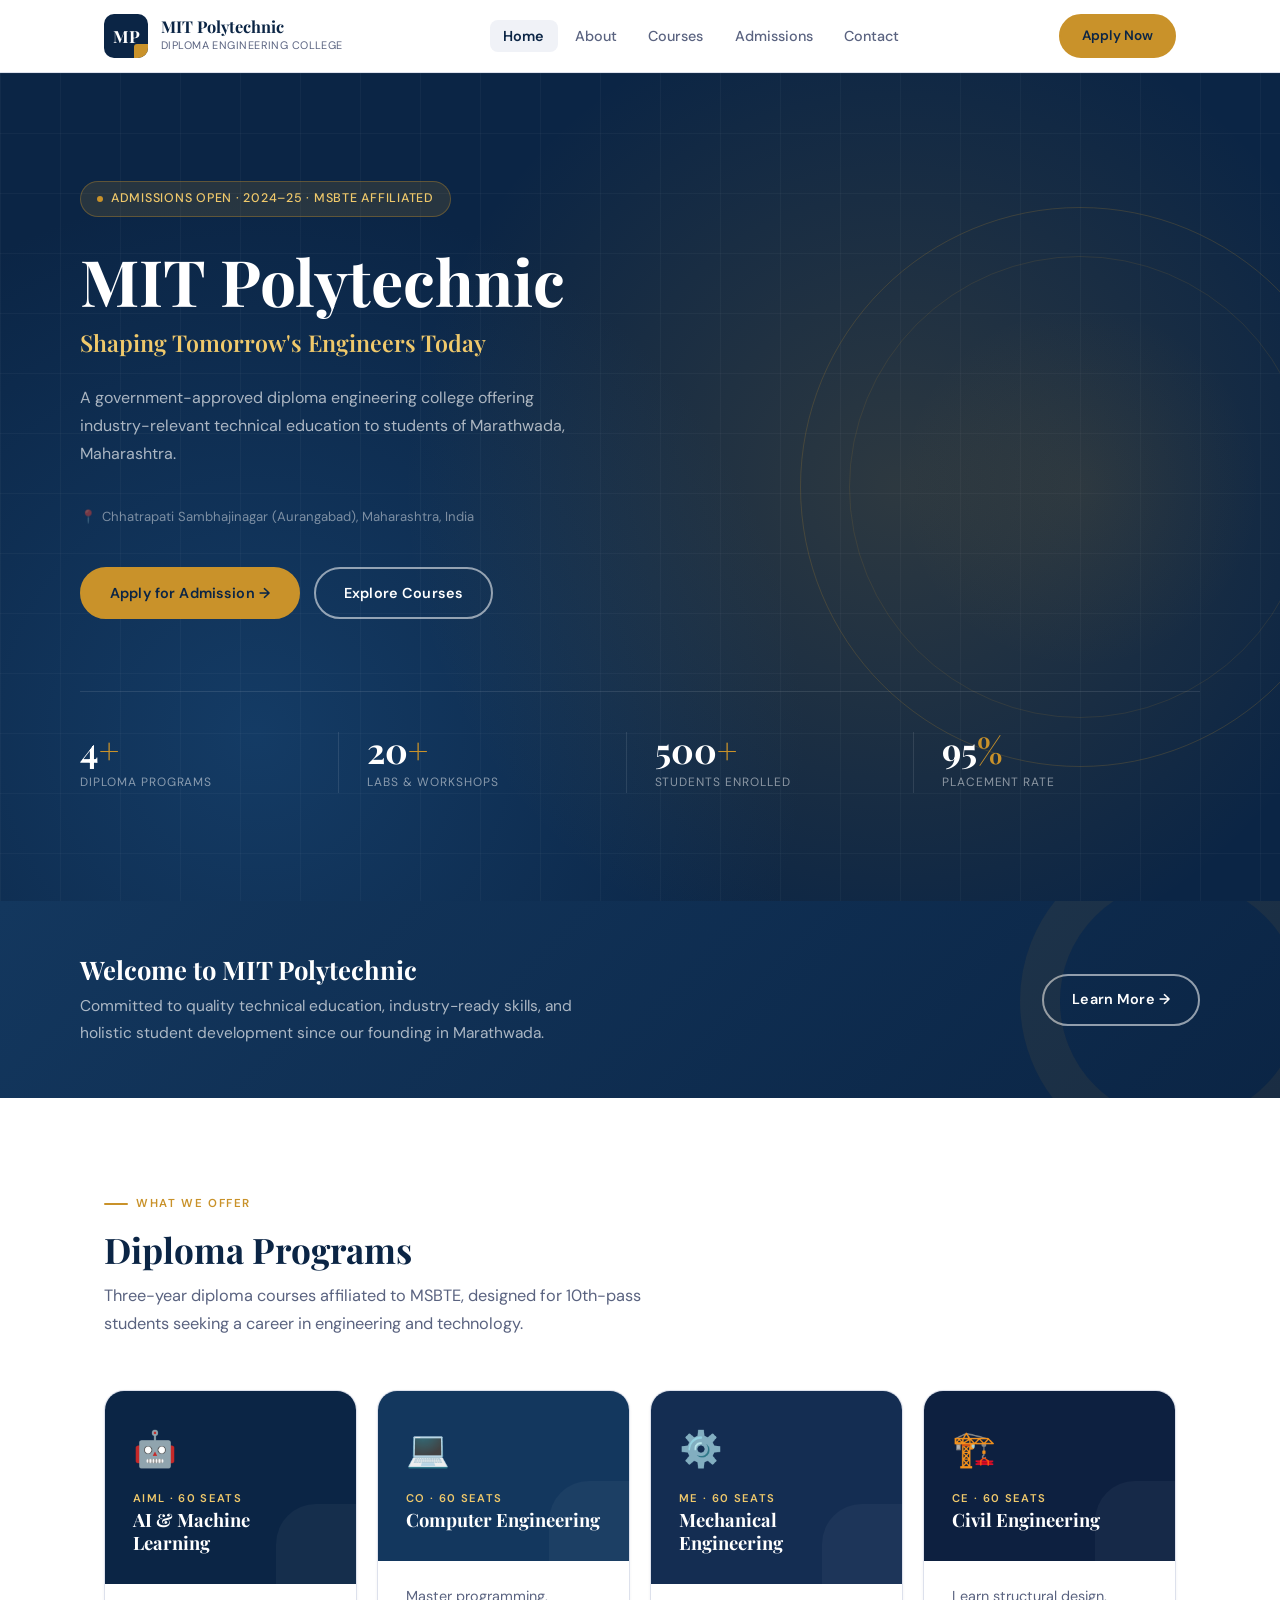
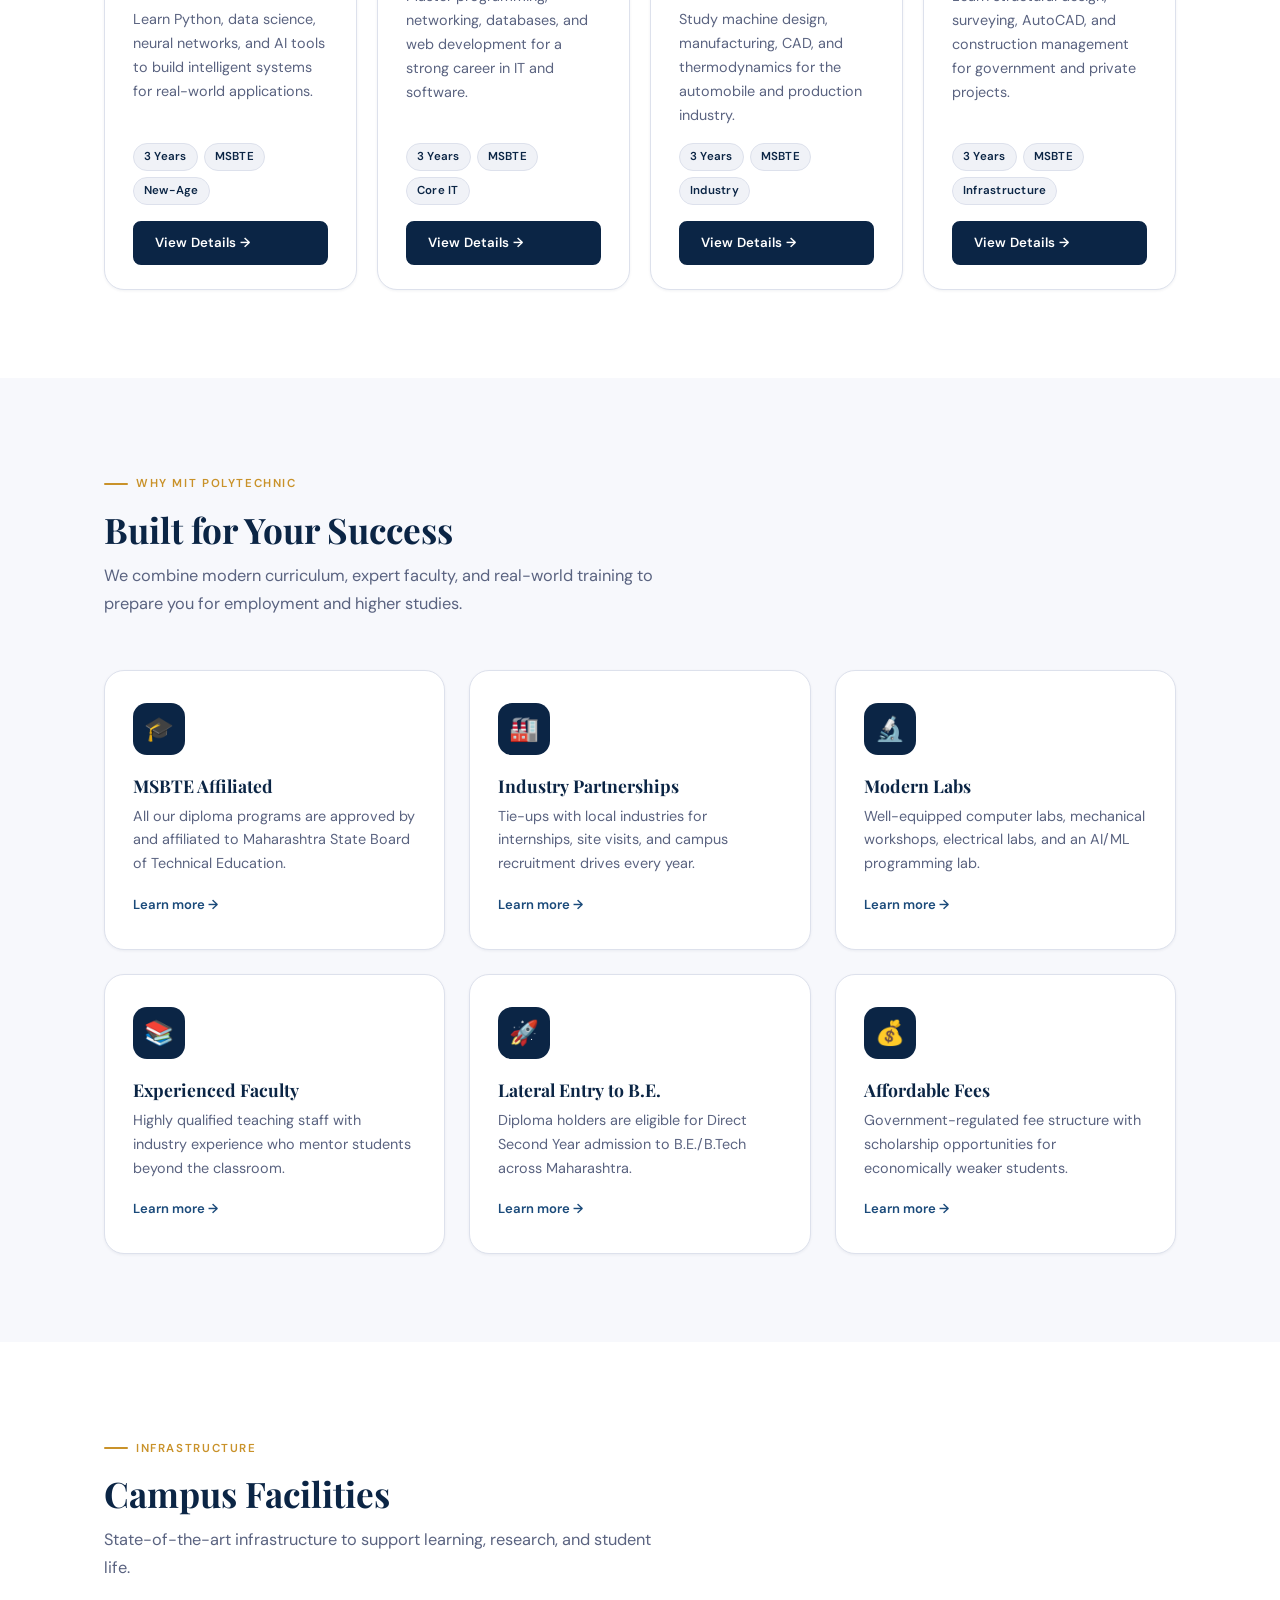
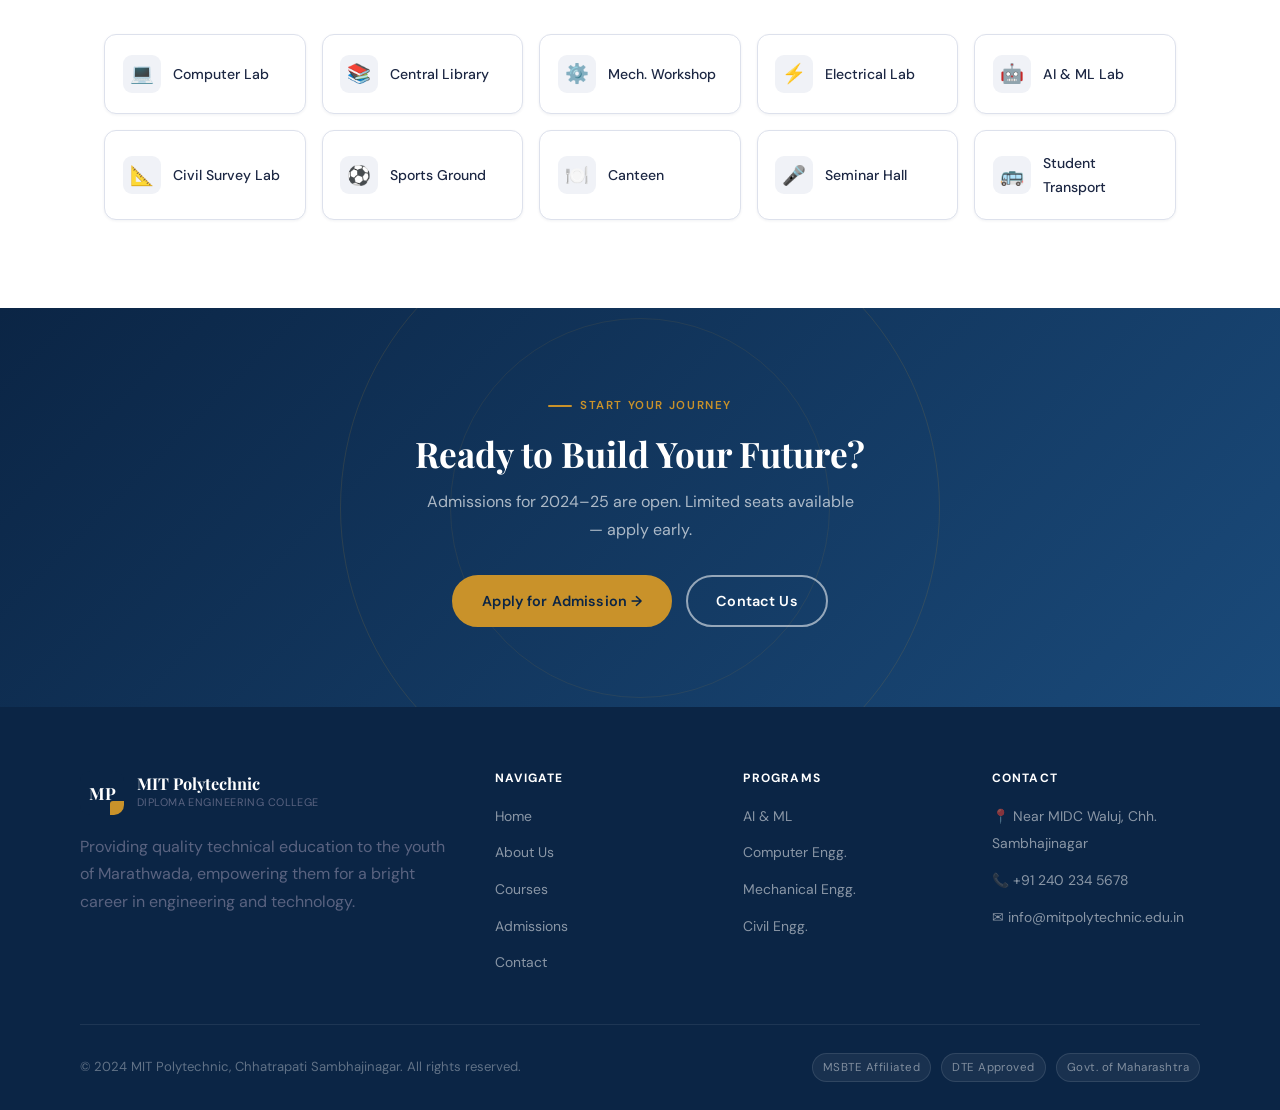
<file: index.html>
<!DOCTYPE html>
<html lang="en">
<head>
  <meta charset="UTF-8" />
  <meta name="viewport" content="width=device-width, initial-scale=1.0" />
  <meta name="description" content="MIT Polytechnic – Premium Diploma Engineering College in Chhatrapati Sambhajinagar, Maharashtra." />
  <title>MIT Polytechnic | Diploma Engineering College</title>
  <link rel="preconnect" href="https://fonts.googleapis.com" />
  <link rel="preconnect" href="https://fonts.gstatic.com" crossorigin />
  <link rel="stylesheet" href="style.css" />
</head>
<body>

<!-- ===================== HEADER ===================== -->
<header>
  <nav class="navbar">
    <a href="index.html" class="logo">
      <div class="logo-mark"><span>MP</span></div>
      <div class="logo-text-wrap">
        <span class="logo-name">MIT Polytechnic</span>
        <span class="logo-sub">Diploma Engineering College</span>
      </div>
    </a>

    <ul class="nav-links">
      <li><a href="index.html" class="active">Home</a></li>
      <li><a href="about.html">About</a></li>
      <li><a href="courses.html">Courses</a></li>
      <li><a href="admissions.html">Admissions</a></li>
      <li><a href="contact.html">Contact</a></li>
    </ul>

    <div class="nav-cta">
      <a href="admissions.html" class="btn btn-primary" style="padding:0.55rem 1.3rem; font-size:0.85rem;">Apply Now</a>
    </div>

    <button class="hamburger" id="hamburger" aria-label="Toggle menu">
      <span></span><span></span><span></span>
    </button>
  </nav>

  <div class="mobile-nav" id="mobile-nav">
    <a href="index.html">Home</a>
    <a href="about.html">About</a>
    <a href="courses.html">Courses</a>
    <a href="admissions.html">Admissions</a>
    <a href="contact.html">Contact</a>
    <a href="admissions.html" class="btn btn-primary" style="margin-top:8px; justify-content:center;">Apply Now</a>
  </div>
</header>

<!-- ===================== HERO ===================== -->
<section class="hero">
  <div class="hero-grid-lines"></div>
  <div class="hero-deco-circle"></div>

  <div class="hero-inner">
    <div class="hero-badge">
      <span class="dot"></span>
      Admissions Open · 2024–25 · MSBTE Affiliated
    </div>

    <h1>MIT Polytechnic</h1>
    <p class="hero-tagline">Shaping Tomorrow's Engineers Today</p>

    <p class="hero-desc">
      A government-approved diploma engineering college offering industry-relevant
      technical education to students of Marathwada, Maharashtra.
    </p>

    <div class="hero-location">
      <span>📍</span>
      Chhatrapati Sambhajinagar (Aurangabad), Maharashtra, India
    </div>

    <div class="hero-cta">
      <a href="admissions.html" class="btn btn-primary">Apply for Admission →</a>
      <a href="courses.html" class="btn btn-ghost">Explore Courses</a>
    </div>

    <div class="hero-stats">
      <div class="hero-stat">
        <div class="stat-num">4<span>+</span></div>
        <div class="stat-label">Diploma Programs</div>
      </div>
      <div class="hero-stat">
        <div class="stat-num">20<span>+</span></div>
        <div class="stat-label">Labs &amp; Workshops</div>
      </div>
      <div class="hero-stat">
        <div class="stat-num">500<span>+</span></div>
        <div class="stat-label">Students Enrolled</div>
      </div>
      <div class="hero-stat">
        <div class="stat-num">95<span>%</span></div>
        <div class="stat-label">Placement Rate</div>
      </div>
    </div>
  </div>
</section>

<!-- ===================== INTRO BAND ===================== -->
<div class="intro-band">
  <div class="intro-band-inner">
    <div>
      <h2>Welcome to MIT Polytechnic</h2>
      <p>
        Committed to quality technical education, industry-ready skills,
        and holistic student development since our founding in Marathwada.
      </p>
    </div>
    <a href="about.html" class="btn btn-ghost" style="flex-shrink:0;">Learn More →</a>
  </div>
</div>

<!-- ===================== COURSES ===================== -->
<section class="section">
  <div class="container">
    <div class="section-label">What We Offer</div>
    <h2 class="section-title">Diploma Programs</h2>
    <p class="section-sub">
      Three-year diploma courses affiliated to MSBTE, designed for 10th-pass students
      seeking a career in engineering and technology.
    </p>

    <div class="grid-4">

      <!-- AI & ML -->
      <div class="course-card">
        <div class="course-card-header">
          <div class="course-emoji">🤖</div>
          <div class="course-id">AIML · 60 Seats</div>
          <h3>AI &amp; Machine Learning</h3>
        </div>
        <div class="course-card-body">
          <p>Learn Python, data science, neural networks, and AI tools to build intelligent systems for real-world applications.</p>
          <div class="course-tags">
            <span class="course-tag">3 Years</span>
            <span class="course-tag">MSBTE</span>
            <span class="course-tag">New-Age</span>
          </div>
          <a href="courses.html#ai-ml" class="btn btn-navy" style="font-size:0.83rem; padding:0.55rem 1.25rem; border-radius:8px;">View Details →</a>
        </div>
      </div>

      <!-- Computer -->
      <div class="course-card">
        <div class="course-card-header" style="background:var(--navy-mid);">
          <div class="course-emoji">💻</div>
          <div class="course-id">CO · 60 Seats</div>
          <h3>Computer Engineering</h3>
        </div>
        <div class="course-card-body">
          <p>Master programming, networking, databases, and web development for a strong career in IT and software.</p>
          <div class="course-tags">
            <span class="course-tag">3 Years</span>
            <span class="course-tag">MSBTE</span>
            <span class="course-tag">Core IT</span>
          </div>
          <a href="courses.html#computer" class="btn btn-navy" style="font-size:0.83rem; padding:0.55rem 1.25rem; border-radius:8px;">View Details →</a>
        </div>
      </div>

      <!-- Mechanical -->
      <div class="course-card">
        <div class="course-card-header" style="background:#142d52;">
          <div class="course-emoji">⚙️</div>
          <div class="course-id">ME · 60 Seats</div>
          <h3>Mechanical Engineering</h3>
        </div>
        <div class="course-card-body">
          <p>Study machine design, manufacturing, CAD, and thermodynamics for the automobile and production industry.</p>
          <div class="course-tags">
            <span class="course-tag">3 Years</span>
            <span class="course-tag">MSBTE</span>
            <span class="course-tag">Industry</span>
          </div>
          <a href="courses.html#mechanical" class="btn btn-navy" style="font-size:0.83rem; padding:0.55rem 1.25rem; border-radius:8px;">View Details →</a>
        </div>
      </div>

      <!-- Civil -->
      <div class="course-card">
        <div class="course-card-header" style="background:#0d2040;">
          <div class="course-emoji">🏗️</div>
          <div class="course-id">CE · 60 Seats</div>
          <h3>Civil Engineering</h3>
        </div>
        <div class="course-card-body">
          <p>Learn structural design, surveying, AutoCAD, and construction management for government and private projects.</p>
          <div class="course-tags">
            <span class="course-tag">3 Years</span>
            <span class="course-tag">MSBTE</span>
            <span class="course-tag">Infrastructure</span>
          </div>
          <a href="courses.html#civil" class="btn btn-navy" style="font-size:0.83rem; padding:0.55rem 1.25rem; border-radius:8px;">View Details →</a>
        </div>
      </div>

    </div>
  </div>
</section>

<!-- ===================== WHY CHOOSE US ===================== -->
<section class="section section-alt">
  <div class="container">
    <div class="section-label">Why MIT Polytechnic</div>
    <h2 class="section-title">Built for Your Success</h2>
    <p class="section-sub">
      We combine modern curriculum, expert faculty, and real-world training
      to prepare you for employment and higher studies.
    </p>

    <div class="grid-3">
      <div class="feat-card">
        <div class="feat-card-icon">🎓</div>
        <h3>MSBTE Affiliated</h3>
        <p>All our diploma programs are approved by and affiliated to Maharashtra State Board of Technical Education.</p>
        <span class="card-link">Learn more →</span>
      </div>
      <div class="feat-card">
        <div class="feat-card-icon">🏭</div>
        <h3>Industry Partnerships</h3>
        <p>Tie-ups with local industries for internships, site visits, and campus recruitment drives every year.</p>
        <span class="card-link">Learn more →</span>
      </div>
      <div class="feat-card">
        <div class="feat-card-icon">🔬</div>
        <h3>Modern Labs</h3>
        <p>Well-equipped computer labs, mechanical workshops, electrical labs, and an AI/ML programming lab.</p>
        <span class="card-link">Learn more →</span>
      </div>
      <div class="feat-card">
        <div class="feat-card-icon">📚</div>
        <h3>Experienced Faculty</h3>
        <p>Highly qualified teaching staff with industry experience who mentor students beyond the classroom.</p>
        <span class="card-link">Learn more →</span>
      </div>
      <div class="feat-card">
        <div class="feat-card-icon">🚀</div>
        <h3>Lateral Entry to B.E.</h3>
        <p>Diploma holders are eligible for Direct Second Year admission to B.E./B.Tech across Maharashtra.</p>
        <span class="card-link">Learn more →</span>
      </div>
      <div class="feat-card">
        <div class="feat-card-icon">💰</div>
        <h3>Affordable Fees</h3>
        <p>Government-regulated fee structure with scholarship opportunities for economically weaker students.</p>
        <span class="card-link">Learn more →</span>
      </div>
    </div>
  </div>
</section>

<!-- ===================== FACILITIES ===================== -->
<section class="section">
  <div class="container">
    <div class="section-label">Infrastructure</div>
    <h2 class="section-title">Campus Facilities</h2>
    <p class="section-sub">
      State-of-the-art infrastructure to support learning, research, and student life.
    </p>

    <div class="fac-grid">
      <div class="fac-item"><div class="fac-icon">💻</div><span class="fac-label">Computer Lab</span></div>
      <div class="fac-item"><div class="fac-icon">📚</div><span class="fac-label">Central Library</span></div>
      <div class="fac-item"><div class="fac-icon">⚙️</div><span class="fac-label">Mech. Workshop</span></div>
      <div class="fac-item"><div class="fac-icon">⚡</div><span class="fac-label">Electrical Lab</span></div>
      <div class="fac-item"><div class="fac-icon">🤖</div><span class="fac-label">AI &amp; ML Lab</span></div>
      <div class="fac-item"><div class="fac-icon">📐</div><span class="fac-label">Civil Survey Lab</span></div>
      <div class="fac-item"><div class="fac-icon">⚽</div><span class="fac-label">Sports Ground</span></div>
      <div class="fac-item"><div class="fac-icon">🍽️</div><span class="fac-label">Canteen</span></div>
      <div class="fac-item"><div class="fac-icon">🎤</div><span class="fac-label">Seminar Hall</span></div>
      <div class="fac-item"><div class="fac-icon">🚌</div><span class="fac-label">Student Transport</span></div>
    </div>
  </div>
</section>

<!-- ===================== CTA ===================== -->
<section class="cta-section">
  <div class="cta-inner">
    <div class="section-label" style="justify-content:center; margin-bottom:16px;">
      Start Your Journey
    </div>
    <h2>Ready to Build Your Future?</h2>
    <p>Admissions for 2024–25 are open. Limited seats available — apply early.</p>
    <div style="display:flex; gap:14px; justify-content:center; flex-wrap:wrap;">
      <a href="admissions.html" class="btn btn-primary">Apply for Admission →</a>
      <a href="contact.html" class="btn btn-ghost">Contact Us</a>
    </div>
  </div>
</section>

<!-- ===================== FOOTER ===================== -->
<footer>
  <div class="footer-inner">
    <div class="footer-top">
      <div>
        <div class="footer-brand-logo">
          <div class="logo">
            <div class="logo-mark"><span>MP</span></div>
            <div class="logo-text-wrap">
              <span class="logo-name" style="color:#fff;">MIT Polytechnic</span>
              <span class="logo-sub">Diploma Engineering College</span>
            </div>
          </div>
        </div>
        <p>Providing quality technical education to the youth of Marathwada, empowering them for a bright career in engineering and technology.</p>
      </div>

      <div class="footer-col">
        <h4>Navigate</h4>
        <ul>
          <li><a href="index.html">Home</a></li>
          <li><a href="about.html">About Us</a></li>
          <li><a href="courses.html">Courses</a></li>
          <li><a href="admissions.html">Admissions</a></li>
          <li><a href="contact.html">Contact</a></li>
        </ul>
      </div>

      <div class="footer-col">
        <h4>Programs</h4>
        <ul>
          <li><a href="courses.html#ai-ml">AI &amp; ML</a></li>
          <li><a href="courses.html#computer">Computer Engg.</a></li>
          <li><a href="courses.html#mechanical">Mechanical Engg.</a></li>
          <li><a href="courses.html#civil">Civil Engg.</a></li>
        </ul>
      </div>

      <div class="footer-col">
        <h4>Contact</h4>
        <ul>
          <li><a href="#">📍 Near MIDC Waluj, Chh. Sambhajinagar</a></li>
          <li><a href="tel:+912402345678">📞 +91 240 234 5678</a></li>
          <li><a href="mailto:info@mitpolytechnic.edu.in">✉ info@mitpolytechnic.edu.in</a></li>
        </ul>
      </div>
    </div>

    <div class="footer-bottom">
      <p>&copy; 2024 MIT Polytechnic, Chhatrapati Sambhajinagar. All rights reserved.</p>
      <div class="footer-affil">
        <span>MSBTE Affiliated</span>
        <span>DTE Approved</span>
        <span>Govt. of Maharashtra</span>
      </div>
    </div>
  </div>
</footer>

<script src="script.js"></script>
</body>
</html>
</file>
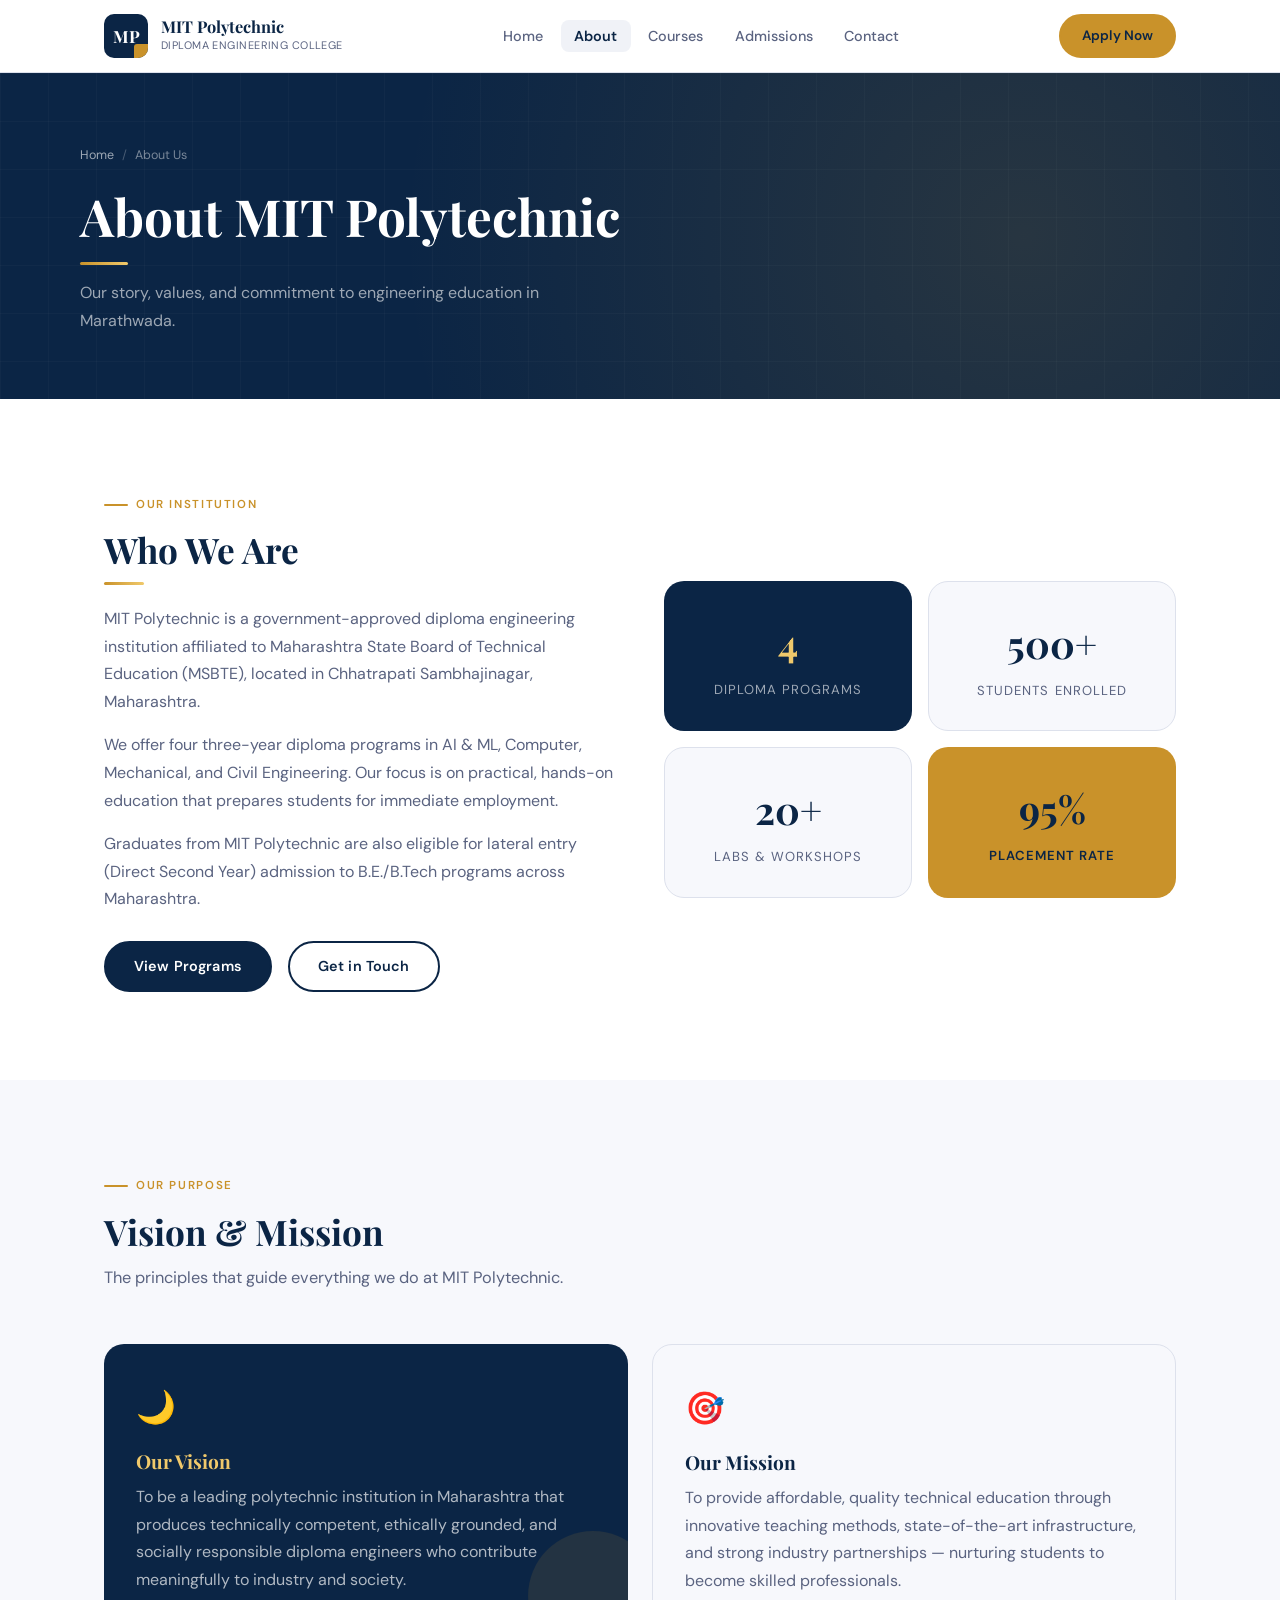
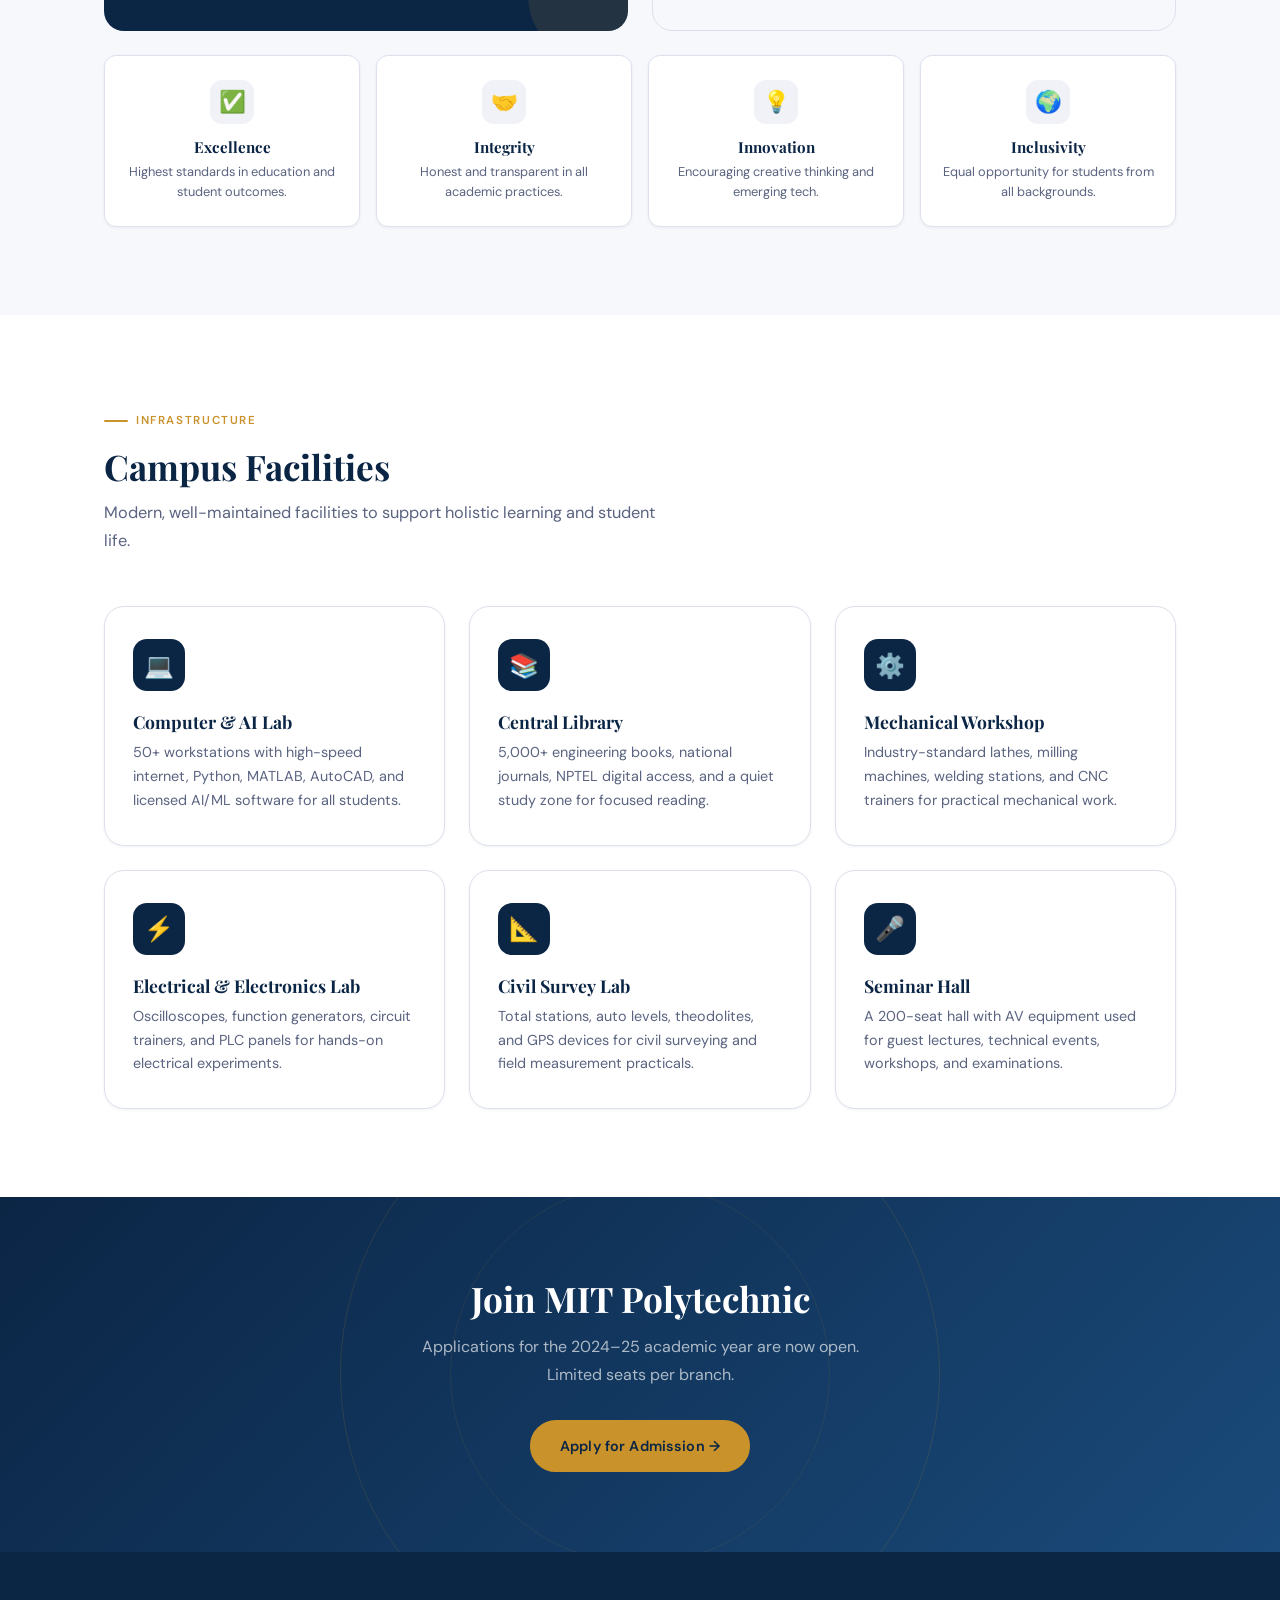
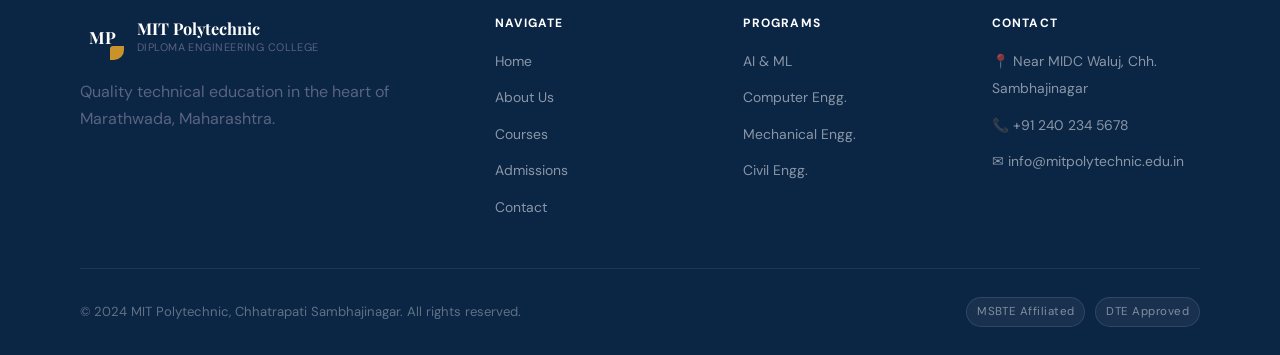
<file: about.html>
<!DOCTYPE html>
<html lang="en">
<head>
  <meta charset="UTF-8" />
  <meta name="viewport" content="width=device-width, initial-scale=1.0" />
  <title>About | MIT Polytechnic</title>
  <link rel="preconnect" href="https://fonts.googleapis.com" />
  <link rel="preconnect" href="https://fonts.gstatic.com" crossorigin />
  <link rel="stylesheet" href="style.css" />
</head>
<body>

<!-- HEADER -->
<header>
  <nav class="navbar">
    <a href="index.html" class="logo">
      <div class="logo-mark"><span>MP</span></div>
      <div class="logo-text-wrap">
        <span class="logo-name">MIT Polytechnic</span>
        <span class="logo-sub">Diploma Engineering College</span>
      </div>
    </a>
    <ul class="nav-links">
      <li><a href="index.html">Home</a></li>
      <li><a href="about.html" class="active">About</a></li>
      <li><a href="courses.html">Courses</a></li>
      <li><a href="admissions.html">Admissions</a></li>
      <li><a href="contact.html">Contact</a></li>
    </ul>
    <div class="nav-cta">
      <a href="admissions.html" class="btn btn-primary" style="padding:0.55rem 1.3rem; font-size:0.85rem;">Apply Now</a>
    </div>
    <button class="hamburger" id="hamburger" aria-label="Toggle menu">
      <span></span><span></span><span></span>
    </button>
  </nav>
  <div class="mobile-nav" id="mobile-nav">
    <a href="index.html">Home</a>
    <a href="about.html">About</a>
    <a href="courses.html">Courses</a>
    <a href="admissions.html">Admissions</a>
    <a href="contact.html">Contact</a>
  </div>
</header>

<!-- PAGE HERO -->
<div class="page-hero">
  <div class="page-hero-inner">
    <div class="breadcrumb">
      <a href="index.html">Home</a>
      <span class="sep">/</span>
      <span>About Us</span>
    </div>
    <h1>About MIT Polytechnic</h1>
    <div class="gold-rule"></div>
    <p class="page-hero-sub">
      Our story, values, and commitment to engineering education in Marathwada.
    </p>
  </div>
</div>

<!-- COLLEGE INTRO -->
<section class="section">
  <div class="container">
    <div style="display:grid; grid-template-columns:1fr 1fr; gap:3rem; align-items:center;">
      <div>
        <div class="section-label">Our Institution</div>
        <h2 class="section-title">Who We Are</h2>
        <div style="width:40px;height:3px;background:linear-gradient(90deg,var(--gold),var(--gold-light));border-radius:3px;margin-bottom:20px;"></div>
        <p style="margin-bottom:1rem;">
          MIT Polytechnic is a government-approved diploma engineering institution
          affiliated to Maharashtra State Board of Technical Education (MSBTE),
          located in Chhatrapati Sambhajinagar, Maharashtra.
        </p>
        <p style="margin-bottom:1rem;">
          We offer four three-year diploma programs in AI &amp; ML, Computer,
          Mechanical, and Civil Engineering. Our focus is on practical, hands-on
          education that prepares students for immediate employment.
        </p>
        <p>
          Graduates from MIT Polytechnic are also eligible for lateral entry
          (Direct Second Year) admission to B.E./B.Tech programs across Maharashtra.
        </p>
        <div style="display:flex; gap:1rem; margin-top:1.75rem; flex-wrap:wrap;">
          <a href="courses.html" class="btn btn-navy">View Programs</a>
          <a href="contact.html" class="btn btn-ghost" style="color:var(--navy);border-color:var(--navy);">Get in Touch</a>
        </div>
      </div>

      <!-- Info boxes -->
      <div style="display:grid; grid-template-columns:1fr 1fr; gap:1rem;">
        <div style="background:var(--navy);color:#fff;border-radius:var(--radius-lg);padding:1.75rem 1.5rem;text-align:center;">
          <div style="font-family:var(--font-display);font-size:2.4rem;font-weight:700;color:var(--gold-light);">4</div>
          <div style="font-size:0.82rem;color:rgba(255,255,255,0.6);text-transform:uppercase;letter-spacing:0.08em;margin-top:4px;">Diploma Programs</div>
        </div>
        <div style="background:var(--off-white);border:1px solid var(--gray-2);border-radius:var(--radius-lg);padding:1.75rem 1.5rem;text-align:center;">
          <div style="font-family:var(--font-display);font-size:2.4rem;font-weight:700;color:var(--navy);">500+</div>
          <div style="font-size:0.82rem;color:var(--text-soft);text-transform:uppercase;letter-spacing:0.08em;margin-top:4px;">Students Enrolled</div>
        </div>
        <div style="background:var(--off-white);border:1px solid var(--gray-2);border-radius:var(--radius-lg);padding:1.75rem 1.5rem;text-align:center;">
          <div style="font-family:var(--font-display);font-size:2.4rem;font-weight:700;color:var(--navy);">20+</div>
          <div style="font-size:0.82rem;color:var(--text-soft);text-transform:uppercase;letter-spacing:0.08em;margin-top:4px;">Labs &amp; Workshops</div>
        </div>
        <div style="background:var(--gold);border-radius:var(--radius-lg);padding:1.75rem 1.5rem;text-align:center;">
          <div style="font-family:var(--font-display);font-size:2.4rem;font-weight:700;color:var(--navy);">95%</div>
          <div style="font-size:0.82rem;color:var(--navy);text-transform:uppercase;letter-spacing:0.08em;margin-top:4px;font-weight:600;">Placement Rate</div>
        </div>
      </div>
    </div>
  </div>
</section>

<!-- VISION & MISSION -->
<section class="section section-alt">
  <div class="container">
    <div class="section-label">Our Purpose</div>
    <h2 class="section-title">Vision &amp; Mission</h2>
    <p class="section-sub">The principles that guide everything we do at MIT Polytechnic.</p>

    <div class="vm-grid">
      <div class="vm-card vision">
        <div class="vm-icon">🌙</div>
        <h3>Our Vision</h3>
        <p>
          To be a leading polytechnic institution in Maharashtra that produces
          technically competent, ethically grounded, and socially responsible
          diploma engineers who contribute meaningfully to industry and society.
        </p>
      </div>
      <div class="vm-card mission">
        <div class="vm-icon">🎯</div>
        <h3>Our Mission</h3>
        <p>
          To provide affordable, quality technical education through innovative
          teaching methods, state-of-the-art infrastructure, and strong industry
          partnerships — nurturing students to become skilled professionals.
        </p>
      </div>
    </div>

    <!-- Core Values -->
    <div class="values-row">
      <div class="value-pill">
        <div class="vp-icon-bg">✅</div>
        <h3>Excellence</h3>
        <p>Highest standards in education and student outcomes.</p>
      </div>
      <div class="value-pill">
        <div class="vp-icon-bg">🤝</div>
        <h3>Integrity</h3>
        <p>Honest and transparent in all academic practices.</p>
      </div>
      <div class="value-pill">
        <div class="vp-icon-bg">💡</div>
        <h3>Innovation</h3>
        <p>Encouraging creative thinking and emerging tech.</p>
      </div>
      <div class="value-pill">
        <div class="vp-icon-bg">🌍</div>
        <h3>Inclusivity</h3>
        <p>Equal opportunity for students from all backgrounds.</p>
      </div>
    </div>
  </div>
</section>

<!-- FACILITIES -->
<section class="section">
  <div class="container">
    <div class="section-label">Infrastructure</div>
    <h2 class="section-title">Campus Facilities</h2>
    <p class="section-sub">Modern, well-maintained facilities to support holistic learning and student life.</p>

    <div class="grid-3">
      <div class="feat-card">
        <div class="feat-card-icon">💻</div>
        <h3>Computer &amp; AI Lab</h3>
        <p>50+ workstations with high-speed internet, Python, MATLAB, AutoCAD, and licensed AI/ML software for all students.</p>
      </div>
      <div class="feat-card">
        <div class="feat-card-icon">📚</div>
        <h3>Central Library</h3>
        <p>5,000+ engineering books, national journals, NPTEL digital access, and a quiet study zone for focused reading.</p>
      </div>
      <div class="feat-card">
        <div class="feat-card-icon">⚙️</div>
        <h3>Mechanical Workshop</h3>
        <p>Industry-standard lathes, milling machines, welding stations, and CNC trainers for practical mechanical work.</p>
      </div>
      <div class="feat-card">
        <div class="feat-card-icon">⚡</div>
        <h3>Electrical &amp; Electronics Lab</h3>
        <p>Oscilloscopes, function generators, circuit trainers, and PLC panels for hands-on electrical experiments.</p>
      </div>
      <div class="feat-card">
        <div class="feat-card-icon">📐</div>
        <h3>Civil Survey Lab</h3>
        <p>Total stations, auto levels, theodolites, and GPS devices for civil surveying and field measurement practicals.</p>
      </div>
      <div class="feat-card">
        <div class="feat-card-icon">🎤</div>
        <h3>Seminar Hall</h3>
        <p>A 200-seat hall with AV equipment used for guest lectures, technical events, workshops, and examinations.</p>
      </div>
    </div>
  </div>
</section>

<!-- CTA -->
<section class="cta-section">
  <div class="cta-inner">
    <h2>Join MIT Polytechnic</h2>
    <p>Applications for the 2024–25 academic year are now open. Limited seats per branch.</p>
    <a href="admissions.html" class="btn btn-primary">Apply for Admission →</a>
  </div>
</section>

<!-- FOOTER -->
<footer>
  <div class="footer-inner">
    <div class="footer-top">
      <div>
        <div class="footer-brand-logo">
          <div class="logo">
            <div class="logo-mark"><span>MP</span></div>
            <div class="logo-text-wrap">
              <span class="logo-name" style="color:#fff;">MIT Polytechnic</span>
              <span class="logo-sub">Diploma Engineering College</span>
            </div>
          </div>
        </div>
        <p>Quality technical education in the heart of Marathwada, Maharashtra.</p>
      </div>
      <div class="footer-col">
        <h4>Navigate</h4>
        <ul>
          <li><a href="index.html">Home</a></li>
          <li><a href="about.html">About Us</a></li>
          <li><a href="courses.html">Courses</a></li>
          <li><a href="admissions.html">Admissions</a></li>
          <li><a href="contact.html">Contact</a></li>
        </ul>
      </div>
      <div class="footer-col">
        <h4>Programs</h4>
        <ul>
          <li><a href="courses.html#ai-ml">AI &amp; ML</a></li>
          <li><a href="courses.html#computer">Computer Engg.</a></li>
          <li><a href="courses.html#mechanical">Mechanical Engg.</a></li>
          <li><a href="courses.html#civil">Civil Engg.</a></li>
        </ul>
      </div>
      <div class="footer-col">
        <h4>Contact</h4>
        <ul>
          <li><a href="#">📍 Near MIDC Waluj, Chh. Sambhajinagar</a></li>
          <li><a href="tel:+912402345678">📞 +91 240 234 5678</a></li>
          <li><a href="mailto:info@mitpolytechnic.edu.in">✉ info@mitpolytechnic.edu.in</a></li>
        </ul>
      </div>
    </div>
    <div class="footer-bottom">
      <p>&copy; 2024 MIT Polytechnic, Chhatrapati Sambhajinagar. All rights reserved.</p>
      <div class="footer-affil">
        <span>MSBTE Affiliated</span>
        <span>DTE Approved</span>
      </div>
    </div>
  </div>
</footer>

<script src="script.js"></script>
</body>
</html>
</file>
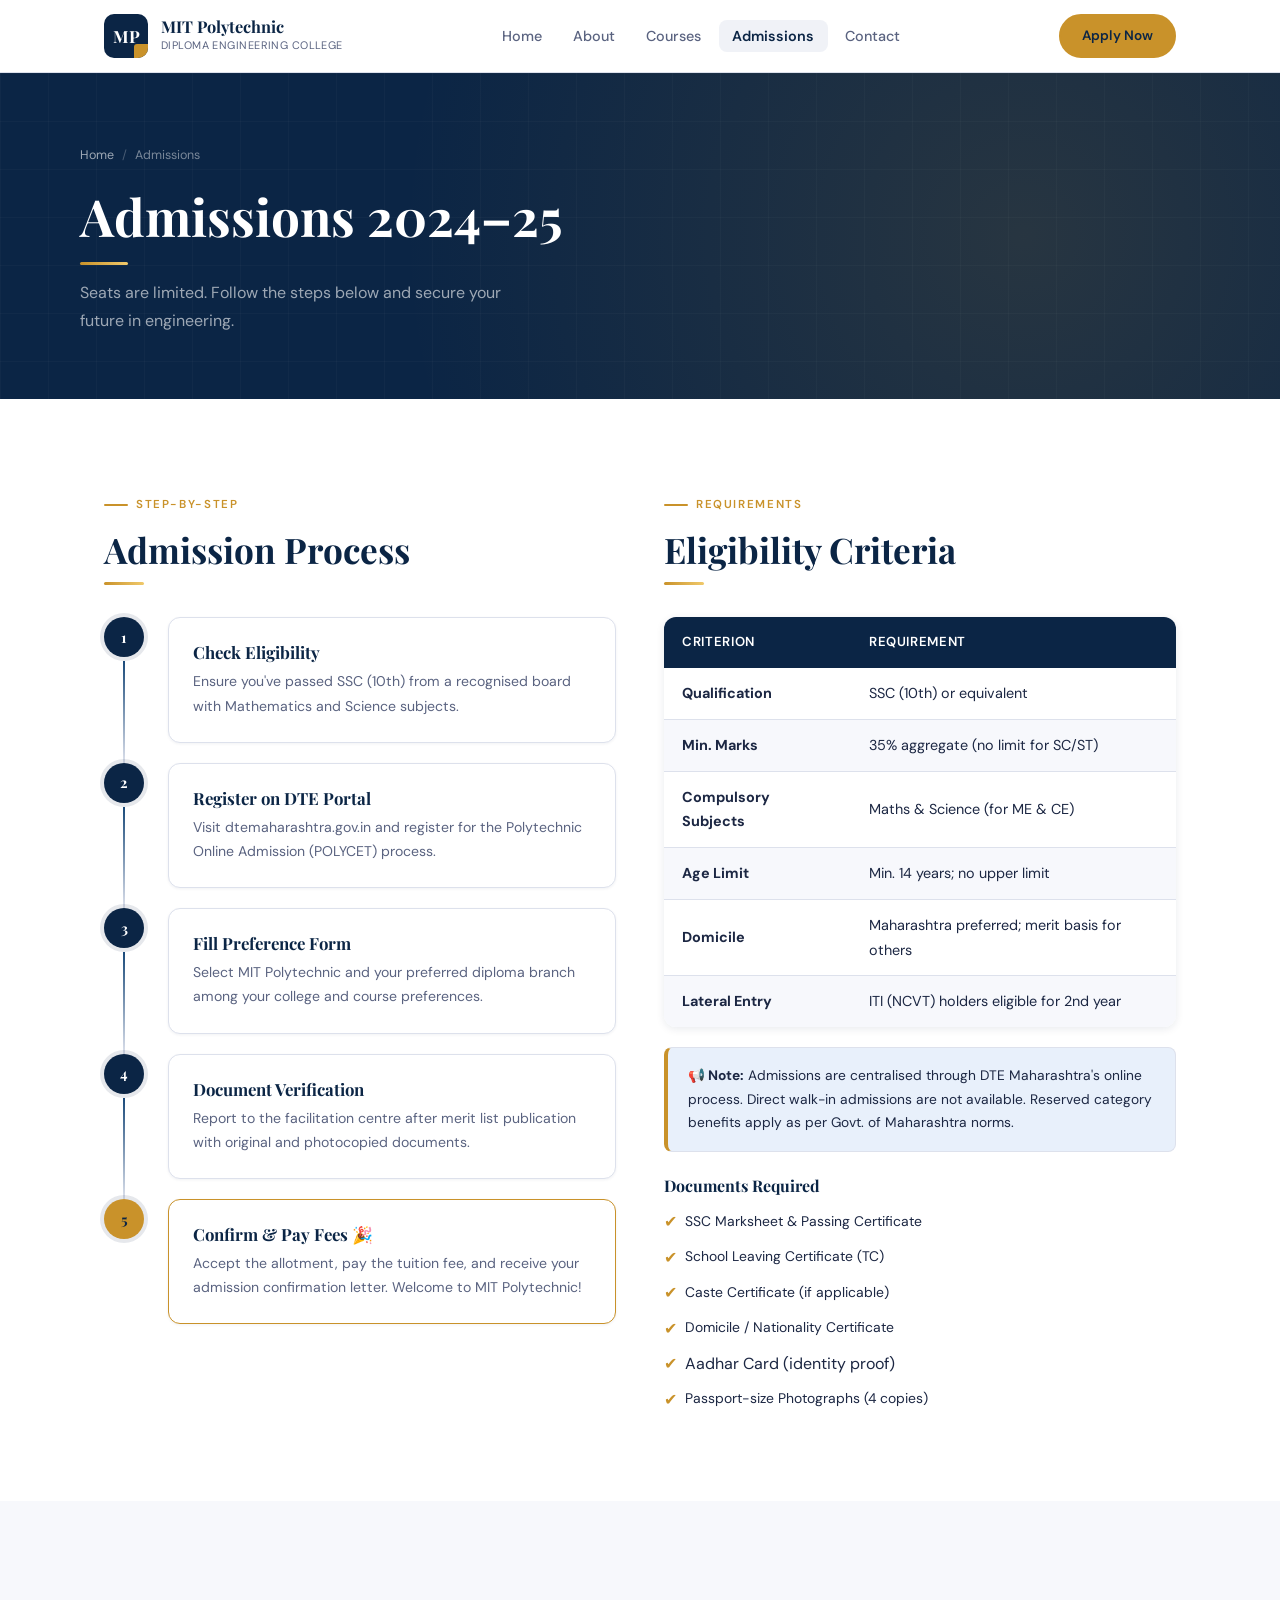
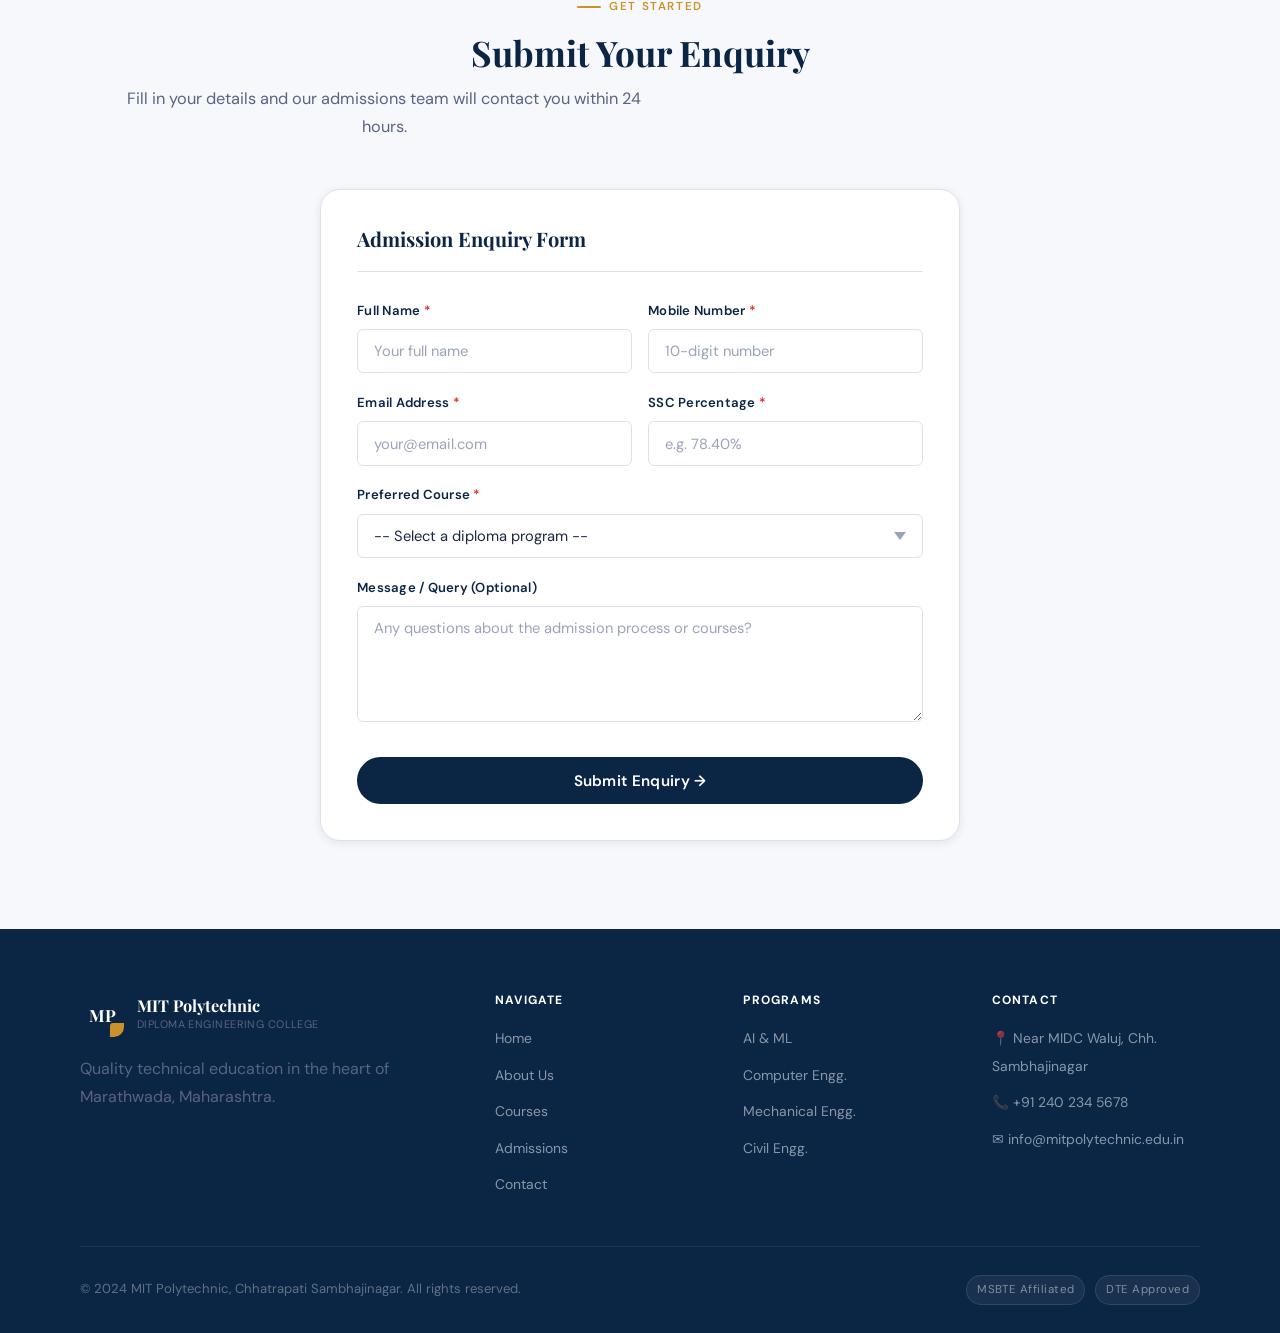
<file: admissions.html>
<!DOCTYPE html>
<html lang="en">
<head>
  <meta charset="UTF-8" />
  <meta name="viewport" content="width=device-width, initial-scale=1.0" />
  <title>Admissions | MIT Polytechnic</title>
  <link rel="preconnect" href="https://fonts.googleapis.com" />
  <link rel="preconnect" href="https://fonts.gstatic.com" crossorigin />
  <link rel="stylesheet" href="style.css" />
</head>
<body>

<!-- HEADER -->
<header>
  <nav class="navbar">
    <a href="index.html" class="logo">
      <div class="logo-mark"><span>MP</span></div>
      <div class="logo-text-wrap">
        <span class="logo-name">MIT Polytechnic</span>
        <span class="logo-sub">Diploma Engineering College</span>
      </div>
    </a>
    <ul class="nav-links">
      <li><a href="index.html">Home</a></li>
      <li><a href="about.html">About</a></li>
      <li><a href="courses.html">Courses</a></li>
      <li><a href="admissions.html" class="active">Admissions</a></li>
      <li><a href="contact.html">Contact</a></li>
    </ul>
    <div class="nav-cta">
      <a href="admissions.html" class="btn btn-primary" style="padding:0.55rem 1.3rem; font-size:0.85rem;">Apply Now</a>
    </div>
    <button class="hamburger" id="hamburger" aria-label="Toggle menu">
      <span></span><span></span><span></span>
    </button>
  </nav>
  <div class="mobile-nav" id="mobile-nav">
    <a href="index.html">Home</a>
    <a href="about.html">About</a>
    <a href="courses.html">Courses</a>
    <a href="admissions.html">Admissions</a>
    <a href="contact.html">Contact</a>
  </div>
</header>

<!-- PAGE HERO -->
<div class="page-hero">
  <div class="page-hero-inner">
    <div class="breadcrumb">
      <a href="index.html">Home</a>
      <span class="sep">/</span>
      <span>Admissions</span>
    </div>
    <h1>Admissions 2024–25</h1>
    <div class="gold-rule"></div>
    <p class="page-hero-sub">Seats are limited. Follow the steps below and secure your future in engineering.</p>
  </div>
</div>

<!-- ADMISSION PROCESS -->
<section class="section">
  <div class="container">
    <div style="display:grid; grid-template-columns:1fr 1fr; gap:3rem; align-items:start;">

      <!-- Steps -->
      <div>
        <div class="section-label">Step-by-Step</div>
        <h2 class="section-title">Admission Process</h2>
        <div style="width:40px;height:3px;background:linear-gradient(90deg,var(--gold),var(--gold-light));border-radius:3px;margin-bottom:32px;"></div>

        <div class="steps-track">
          <div class="step-row">
            <div class="step-num-col">
              <div class="step-circle">1</div>
            </div>
            <div class="step-content">
              <h3>Check Eligibility</h3>
              <p>Ensure you've passed SSC (10th) from a recognised board with Mathematics and Science subjects.</p>
            </div>
          </div>

          <div class="step-row">
            <div class="step-num-col">
              <div class="step-circle">2</div>
            </div>
            <div class="step-content">
              <h3>Register on DTE Portal</h3>
              <p>Visit dtemaharashtra.gov.in and register for the Polytechnic Online Admission (POLYCET) process.</p>
            </div>
          </div>

          <div class="step-row">
            <div class="step-num-col">
              <div class="step-circle">3</div>
            </div>
            <div class="step-content">
              <h3>Fill Preference Form</h3>
              <p>Select MIT Polytechnic and your preferred diploma branch among your college and course preferences.</p>
            </div>
          </div>

          <div class="step-row">
            <div class="step-num-col">
              <div class="step-circle">4</div>
            </div>
            <div class="step-content">
              <h3>Document Verification</h3>
              <p>Report to the facilitation centre after merit list publication with original and photocopied documents.</p>
            </div>
          </div>

          <div class="step-row">
            <div class="step-num-col">
              <div class="step-circle" style="background:var(--gold);color:var(--navy);">5</div>
            </div>
            <div class="step-content" style="border-color:var(--gold);">
              <h3>Confirm &amp; Pay Fees 🎉</h3>
              <p>Accept the allotment, pay the tuition fee, and receive your admission confirmation letter. Welcome to MIT Polytechnic!</p>
            </div>
          </div>
        </div>
      </div>

      <!-- Eligibility -->
      <div>
        <div class="section-label">Requirements</div>
        <h2 class="section-title">Eligibility Criteria</h2>
        <div style="width:40px;height:3px;background:linear-gradient(90deg,var(--gold),var(--gold-light));border-radius:3px;margin-bottom:32px;"></div>

        <table class="elig-table">
          <thead>
            <tr>
              <th>Criterion</th>
              <th>Requirement</th>
            </tr>
          </thead>
          <tbody>
            <tr>
              <td><strong>Qualification</strong></td>
              <td>SSC (10th) or equivalent</td>
            </tr>
            <tr>
              <td><strong>Min. Marks</strong></td>
              <td>35% aggregate (no limit for SC/ST)</td>
            </tr>
            <tr>
              <td><strong>Compulsory Subjects</strong></td>
              <td>Maths &amp; Science (for ME &amp; CE)</td>
            </tr>
            <tr>
              <td><strong>Age Limit</strong></td>
              <td>Min. 14 years; no upper limit</td>
            </tr>
            <tr>
              <td><strong>Domicile</strong></td>
              <td>Maharashtra preferred; merit basis for others</td>
            </tr>
            <tr>
              <td><strong>Lateral Entry</strong></td>
              <td>ITI (NCVT) holders eligible for 2nd year</td>
            </tr>
          </tbody>
        </table>

        <div style="background:var(--sky,#e8f0fb);border:1px solid var(--gray-2);border-left:4px solid var(--gold);border-radius:8px;padding:1rem 1.25rem;margin-top:1.25rem;font-size:0.86rem;color:var(--text);">
          <strong>📢 Note:</strong> Admissions are centralised through DTE Maharashtra's online process. Direct walk-in admissions are not available. Reserved category benefits apply as per Govt. of Maharashtra norms.
        </div>

        <!-- Documents needed -->
        <div style="margin-top:1.5rem;">
          <h3 style="font-size:1rem;margin-bottom:12px;">Documents Required</h3>
          <ul style="display:flex;flex-direction:column;gap:8px;">
            <li style="display:flex;align-items:center;gap:8px;font-size:0.87rem;color:var(--text);">
              <span style="color:var(--gold);font-size:1rem;">✔</span> SSC Marksheet &amp; Passing Certificate
            </li>
            <li style="display:flex;align-items:center;gap:8px;font-size:0.87rem;color:var(--text);">
              <span style="color:var(--gold);font-size:1rem;">✔</span> School Leaving Certificate (TC)
            </li>
            <li style="display:flex;align-items:center;gap:8px;font-size:0.87rem;color:var(--text);">
              <span style="color:var(--gold);font-size:1rem;">✔</span> Caste Certificate (if applicable)
            </li>
            <li style="display:flex;align-items:center;gap:8px;font-size:0.87rem;color:var(--text);">
              <span style="color:var(--gold);font-size:1rem;">✔</span> Domicile / Nationality Certificate
            </li>
            <li style="display:flex;align-items:center;gap:8px;font-size:0.87html;color:var(--text);">
              <span style="color:var(--gold);font-size:1rem;">✔</span> Aadhar Card (identity proof)
            </li>
            <li style="display:flex;align-items:center;gap:8px;font-size:0.87rem;color:var(--text);">
              <span style="color:var(--gold);font-size:1rem;">✔</span> Passport-size Photographs (4 copies)
            </li>
          </ul>
        </div>
      </div>
    </div>
  </div>
</section>

<!-- ENQUIRY FORM -->
<section class="section section-alt">
  <div class="container">
    <div style="text-align:center; margin-bottom:48px;">
      <div class="section-label" style="justify-content:center;">Get Started</div>
      <h2 class="section-title">Submit Your Enquiry</h2>
      <p class="section-sub" style="margin-bottom:0;">
        Fill in your details and our admissions team will contact you within 24 hours.
      </p>
    </div>

    <div class="form-card">
      <h3>Admission Enquiry Form</h3>

      <form id="admissionForm" novalidate>

        <div class="form-row">
          <div class="form-group">
            <label for="adm-name">Full Name <span class="req">*</span></label>
            <input type="text" id="adm-name" name="name" placeholder="Your full name" required />
            <div class="field-err" id="adm-name-error">Full name is required.</div>
          </div>
          <div class="form-group">
            <label for="adm-mobile">Mobile Number <span class="req">*</span></label>
            <input type="tel" id="adm-mobile" name="mobile" placeholder="10-digit number" required />
            <div class="field-err" id="adm-mobile-error">Enter a valid 10-digit mobile number.</div>
          </div>
        </div>

        <div class="form-row">
          <div class="form-group">
            <label for="adm-email">Email Address <span class="req">*</span></label>
            <input type="email" id="adm-email" name="email" placeholder="your@email.com" required />
            <div class="field-err" id="adm-email-error">Enter a valid email address.</div>
          </div>
          <div class="form-group">
            <label for="adm-marks">SSC Percentage <span class="req">*</span></label>
            <input type="text" id="adm-marks" name="marks" placeholder="e.g. 78.40%" required />
            <div class="field-err" id="adm-marks-error">SSC percentage is required.</div>
          </div>
        </div>

        <div class="form-group">
          <label for="adm-course">Preferred Course <span class="req">*</span></label>
          <select id="adm-course" name="course" required>
            <option value="">-- Select a diploma program --</option>
            <option value="aiml">Diploma in AI &amp; Machine Learning</option>
            <option value="computer">Diploma in Computer Engineering</option>
            <option value="mechanical">Diploma in Mechanical Engineering</option>
            <option value="civil">Diploma in Civil Engineering</option>
          </select>
          <div class="field-err" id="adm-course-error">Please select a course.</div>
        </div>

        <div class="form-group">
          <label for="adm-message">Message / Query (Optional)</label>
          <textarea id="adm-message" name="message" placeholder="Any questions about the admission process or courses?"></textarea>
        </div>

        <button type="submit" class="submit-btn">Submit Enquiry →</button>

        <div class="form-success" id="admission-success">
          <span>✓</span>
          <span>Thank you! Your enquiry has been submitted. We'll contact you within 24 hours.</span>
        </div>

      </form>
    </div>
  </div>
</section>

<!-- FOOTER -->
<footer>
  <div class="footer-inner">
    <div class="footer-top">
      <div>
        <div class="footer-brand-logo">
          <div class="logo">
            <div class="logo-mark"><span>MP</span></div>
            <div class="logo-text-wrap">
              <span class="logo-name" style="color:#fff;">MIT Polytechnic</span>
              <span class="logo-sub">Diploma Engineering College</span>
            </div>
          </div>
        </div>
        <p>Quality technical education in the heart of Marathwada, Maharashtra.</p>
      </div>
      <div class="footer-col">
        <h4>Navigate</h4>
        <ul>
          <li><a href="index.html">Home</a></li>
          <li><a href="about.html">About Us</a></li>
          <li><a href="courses.html">Courses</a></li>
          <li><a href="admissions.html">Admissions</a></li>
          <li><a href="contact.html">Contact</a></li>
        </ul>
      </div>
      <div class="footer-col">
        <h4>Programs</h4>
        <ul>
          <li><a href="courses.html#ai-ml">AI &amp; ML</a></li>
          <li><a href="courses.html#computer">Computer Engg.</a></li>
          <li><a href="courses.html#mechanical">Mechanical Engg.</a></li>
          <li><a href="courses.html#civil">Civil Engg.</a></li>
        </ul>
      </div>
      <div class="footer-col">
        <h4>Contact</h4>
        <ul>
          <li><a href="#">📍 Near MIDC Waluj, Chh. Sambhajinagar</a></li>
          <li><a href="tel:+912402345678">📞 +91 240 234 5678</a></li>
          <li><a href="mailto:info@mitpolytechnic.edu.in">✉ info@mitpolytechnic.edu.in</a></li>
        </ul>
      </div>
    </div>
    <div class="footer-bottom">
      <p>&copy; 2024 MIT Polytechnic, Chhatrapati Sambhajinagar. All rights reserved.</p>
      <div class="footer-affil">
        <span>MSBTE Affiliated</span>
        <span>DTE Approved</span>
      </div>
    </div>
  </div>
</footer>

<script src="script.js"></script>
</body>
</html>
</file>
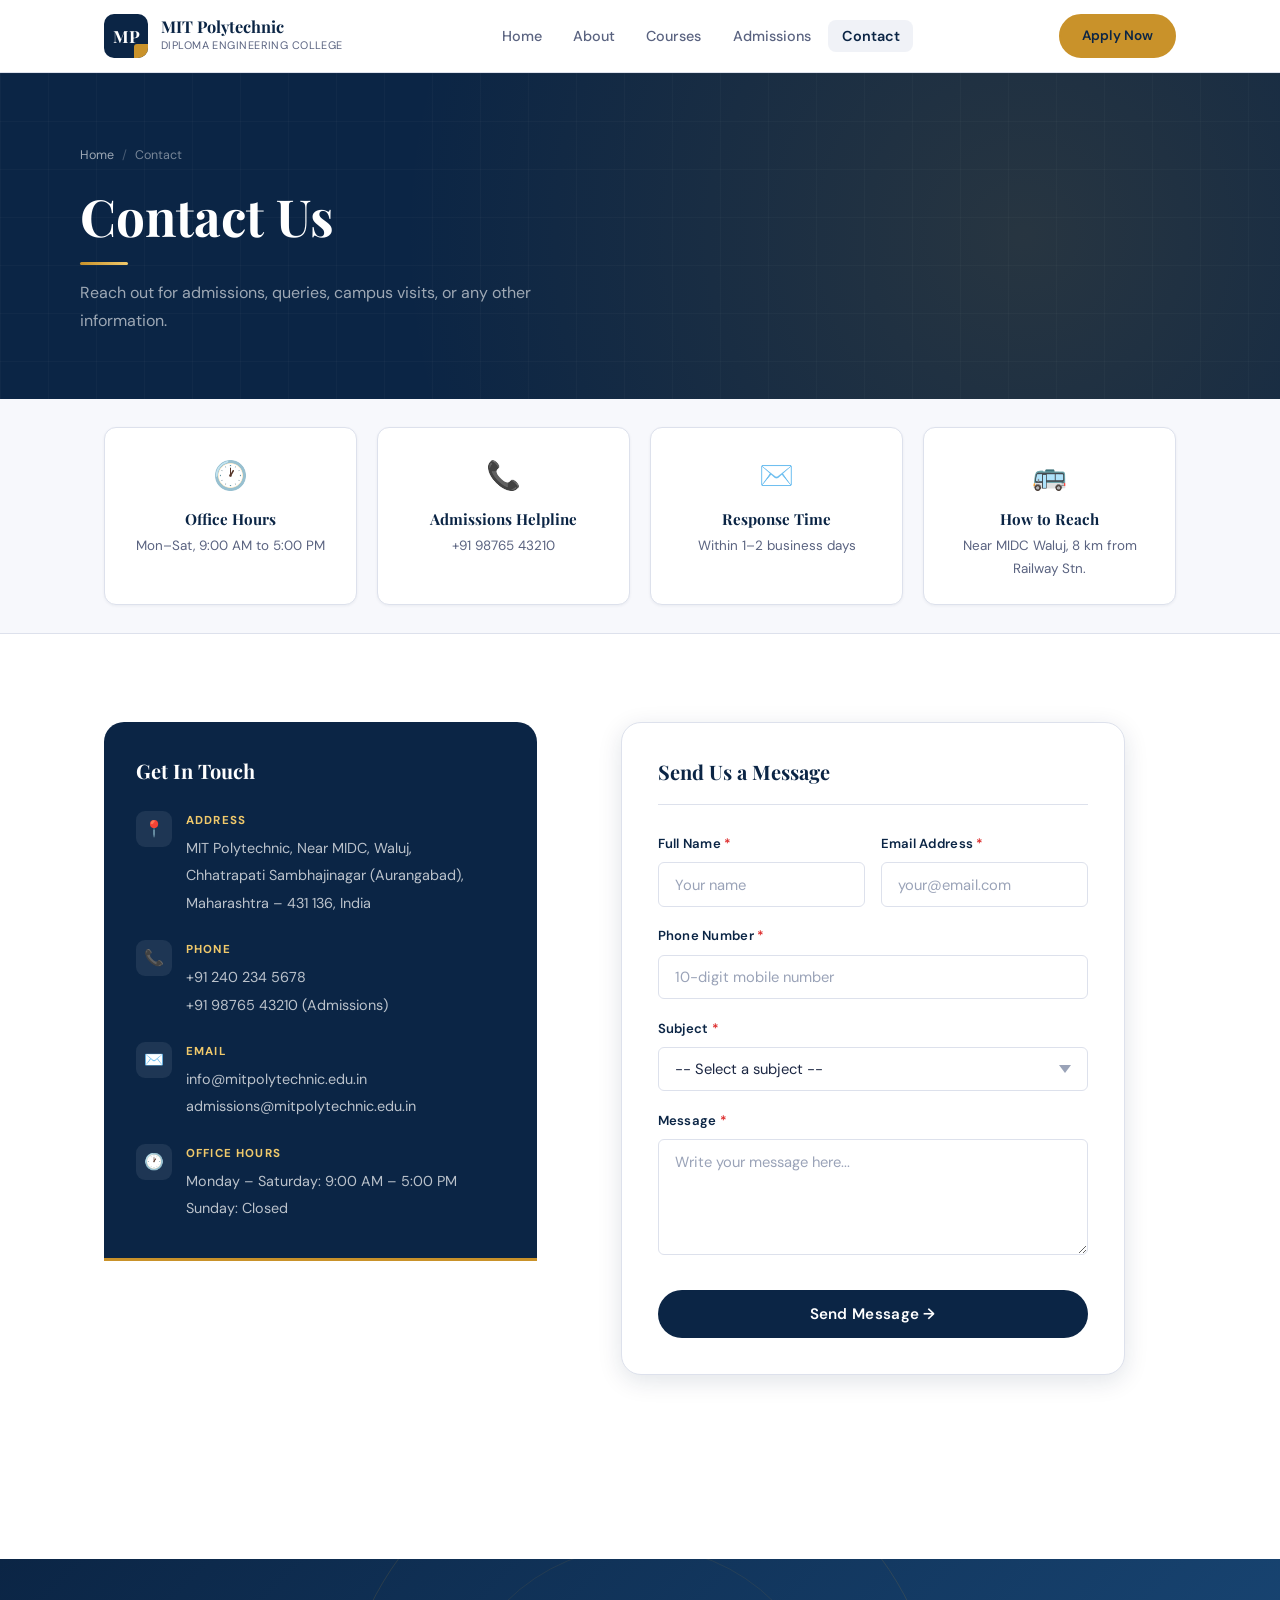
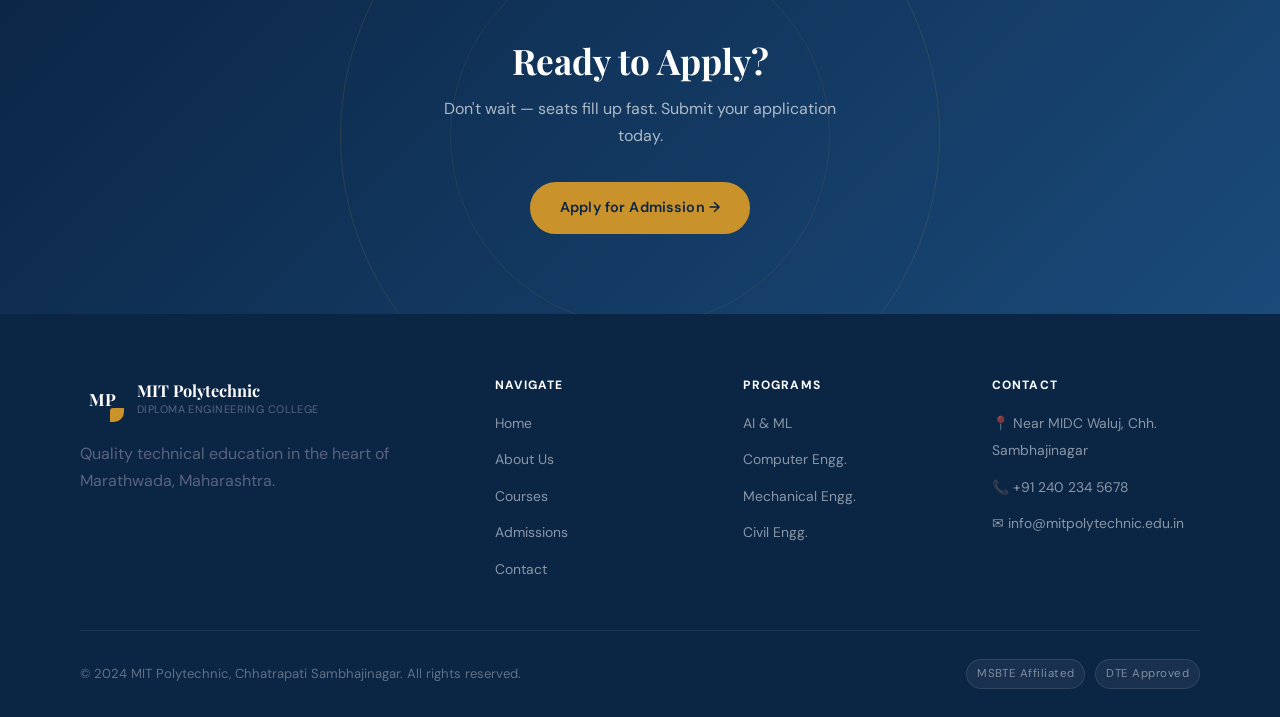
<file: contact.html>
<!DOCTYPE html>
<html lang="en">
<head>
  <meta charset="UTF-8" />
  <meta name="viewport" content="width=device-width, initial-scale=1.0" />
  <title>Contact | MIT Polytechnic</title>
  <link rel="preconnect" href="https://fonts.googleapis.com" />
  <link rel="preconnect" href="https://fonts.gstatic.com" crossorigin />
  <link rel="stylesheet" href="style.css" />
</head>
<body>

<!-- HEADER -->
<header>
  <nav class="navbar">
    <a href="index.html" class="logo">
      <div class="logo-mark"><span>MP</span></div>
      <div class="logo-text-wrap">
        <span class="logo-name">MIT Polytechnic</span>
        <span class="logo-sub">Diploma Engineering College</span>
      </div>
    </a>
    <ul class="nav-links">
      <li><a href="index.html">Home</a></li>
      <li><a href="about.html">About</a></li>
      <li><a href="courses.html">Courses</a></li>
      <li><a href="admissions.html">Admissions</a></li>
      <li><a href="contact.html" class="active">Contact</a></li>
    </ul>
    <div class="nav-cta">
      <a href="admissions.html" class="btn btn-primary" style="padding:0.55rem 1.3rem; font-size:0.85rem;">Apply Now</a>
    </div>
    <button class="hamburger" id="hamburger" aria-label="Toggle menu">
      <span></span><span></span><span></span>
    </button>
  </nav>
  <div class="mobile-nav" id="mobile-nav">
    <a href="index.html">Home</a>
    <a href="about.html">About</a>
    <a href="courses.html">Courses</a>
    <a href="admissions.html">Admissions</a>
    <a href="contact.html">Contact</a>
  </div>
</header>

<!-- PAGE HERO -->
<div class="page-hero">
  <div class="page-hero-inner">
    <div class="breadcrumb">
      <a href="index.html">Home</a>
      <span class="sep">/</span>
      <span>Contact</span>
    </div>
    <h1>Contact Us</h1>
    <div class="gold-rule"></div>
    <p class="page-hero-sub">Reach out for admissions, queries, campus visits, or any other information.</p>
  </div>
</div>

<!-- QUICK INFO -->
<div style="background:var(--off-white); border-bottom:1px solid var(--gray-2); padding:28px 1.5rem;">
  <div class="container">
    <div class="qinfo-grid">
      <div class="qinfo-card">
        <div class="qi-icon">🕐</div>
        <h3>Office Hours</h3>
        <p>Mon–Sat, 9:00 AM to 5:00 PM</p>
      </div>
      <div class="qinfo-card">
        <div class="qi-icon">📞</div>
        <h3>Admissions Helpline</h3>
        <p>+91 98765 43210</p>
      </div>
      <div class="qinfo-card">
        <div class="qi-icon">✉️</div>
        <h3>Response Time</h3>
        <p>Within 1–2 business days</p>
      </div>
      <div class="qinfo-card">
        <div class="qi-icon">🚌</div>
        <h3>How to Reach</h3>
        <p>Near MIDC Waluj, 8 km from Railway Stn.</p>
      </div>
    </div>
  </div>
</div>

<!-- CONTACT MAIN -->
<section class="section">
  <div class="container">
    <div class="contact-layout">

      <!-- LEFT: Info + Map -->
      <div class="contact-sidebar">
        <div class="contact-info-block">
          <h3>Get In Touch</h3>

          <div class="cinfo-item">
            <div class="cinfo-icon">📍</div>
            <div class="cinfo-text">
              <strong>Address</strong>
              <span>
                MIT Polytechnic, Near MIDC, Waluj,<br />
                Chhatrapati Sambhajinagar (Aurangabad),<br />
                Maharashtra – 431 136, India
              </span>
            </div>
          </div>

          <div class="cinfo-item">
            <div class="cinfo-icon">📞</div>
            <div class="cinfo-text">
              <strong>Phone</strong>
              <span>
                +91 240 234 5678<br />
                +91 98765 43210 (Admissions)
              </span>
            </div>
          </div>

          <div class="cinfo-item">
            <div class="cinfo-icon">✉️</div>
            <div class="cinfo-text">
              <strong>Email</strong>
              <span>
                info@mitpolytechnic.edu.in<br />
                admissions@mitpolytechnic.edu.in
              </span>
            </div>
          </div>

          <div class="cinfo-item" style="margin-bottom:0;">
            <div class="cinfo-icon">🕐</div>
            <div class="cinfo-text">
              <strong>Office Hours</strong>
              <span>Monday – Saturday: 9:00 AM – 5:00 PM<br />Sunday: Closed</span>
            </div>
          </div>
        </div>

        <!-- Map -->
        <div class="map-block">
          <iframe
            title="MIT Polytechnic — Chhatrapati Sambhajinagar"
            src="https://www.google.com/maps/embed?pb=!1m18!1m12!1m3!1d120490.1752988795!2d75.27429524!3d19.876972700000002!2m3!1f0!2f0!3f0!3m2!1i1024!2i768!4f13.1!3m3!1m2!1s0x3bdb9815c18bd7f9%3A0x2ab43bf7f831d24e!2sChhatrapati%20Sambhajinagar%2C%20Maharashtra!5e0!3m2!1sen!2sin!4v1699999999999!5m2!1sen!2sin"
            allowfullscreen=""
            loading="lazy"
            referrerpolicy="no-referrer-when-downgrade">
          </iframe>
        </div>
      </div>

      <!-- RIGHT: Contact Form -->
      <div class="form-card" style="max-width:100%; box-shadow:var(--shadow-md);">
        <h3>Send Us a Message</h3>

        <form id="contactForm" novalidate>

          <div class="form-row">
            <div class="form-group">
              <label for="ct-name">Full Name <span class="req">*</span></label>
              <input type="text" id="ct-name" name="name" placeholder="Your name" required />
              <div class="field-err" id="ct-name-error">Name is required.</div>
            </div>
            <div class="form-group">
              <label for="ct-email">Email Address <span class="req">*</span></label>
              <input type="email" id="ct-email" name="email" placeholder="your@email.com" required />
              <div class="field-err" id="ct-email-error">Valid email is required.</div>
            </div>
          </div>

          <div class="form-group">
            <label for="ct-phone">Phone Number <span class="req">*</span></label>
            <input type="tel" id="ct-phone" name="phone" placeholder="10-digit mobile number" required />
            <div class="field-err" id="ct-phone-error">Valid phone number is required.</div>
          </div>

          <div class="form-group">
            <label for="ct-subject">Subject <span class="req">*</span></label>
            <select id="ct-subject" name="subject" required>
              <option value="">-- Select a subject --</option>
              <option value="admissions">Admissions Enquiry</option>
              <option value="courses">Course Information</option>
              <option value="fees">Fee Structure</option>
              <option value="placement">Placement &amp; Internship</option>
              <option value="visit">Campus Visit</option>
              <option value="other">Other</option>
            </select>
            <div class="field-err" id="ct-subject-error">Please select a subject.</div>
          </div>

          <div class="form-group">
            <label for="ct-message">Message <span class="req">*</span></label>
            <textarea id="ct-message" name="message" placeholder="Write your message here..." required></textarea>
            <div class="field-err" id="ct-message-error">Message cannot be empty.</div>
          </div>

          <button type="submit" class="submit-btn">Send Message →</button>

          <div class="form-success" id="contact-success">
            <span>✓</span>
            <span>Message sent! We'll reply within 1–2 business days.</span>
          </div>

        </form>
      </div>

    </div>
  </div>
</section>

<!-- CTA -->
<section class="cta-section">
  <div class="cta-inner">
    <h2>Ready to Apply?</h2>
    <p>Don't wait — seats fill up fast. Submit your application today.</p>
    <a href="admissions.html" class="btn btn-primary">Apply for Admission →</a>
  </div>
</section>

<!-- FOOTER -->
<footer>
  <div class="footer-inner">
    <div class="footer-top">
      <div>
        <div class="footer-brand-logo">
          <div class="logo">
            <div class="logo-mark"><span>MP</span></div>
            <div class="logo-text-wrap">
              <span class="logo-name" style="color:#fff;">MIT Polytechnic</span>
              <span class="logo-sub">Diploma Engineering College</span>
            </div>
          </div>
        </div>
        <p>Quality technical education in the heart of Marathwada, Maharashtra.</p>
      </div>
      <div class="footer-col">
        <h4>Navigate</h4>
        <ul>
          <li><a href="index.html">Home</a></li>
          <li><a href="about.html">About Us</a></li>
          <li><a href="courses.html">Courses</a></li>
          <li><a href="admissions.html">Admissions</a></li>
          <li><a href="contact.html">Contact</a></li>
        </ul>
      </div>
      <div class="footer-col">
        <h4>Programs</h4>
        <ul>
          <li><a href="courses.html#ai-ml">AI &amp; ML</a></li>
          <li><a href="courses.html#computer">Computer Engg.</a></li>
          <li><a href="courses.html#mechanical">Mechanical Engg.</a></li>
          <li><a href="courses.html#civil">Civil Engg.</a></li>
        </ul>
      </div>
      <div class="footer-col">
        <h4>Contact</h4>
        <ul>
          <li><a href="#">📍 Near MIDC Waluj, Chh. Sambhajinagar</a></li>
          <li><a href="tel:+912402345678">📞 +91 240 234 5678</a></li>
          <li><a href="mailto:info@mitpolytechnic.edu.in">✉ info@mitpolytechnic.edu.in</a></li>
        </ul>
      </div>
    </div>
    <div class="footer-bottom">
      <p>&copy; 2024 MIT Polytechnic, Chhatrapati Sambhajinagar. All rights reserved.</p>
      <div class="footer-affil">
        <span>MSBTE Affiliated</span>
        <span>DTE Approved</span>
      </div>
    </div>
  </div>
</footer>

<script src="script.js"></script>
</body>
</html>
</file>
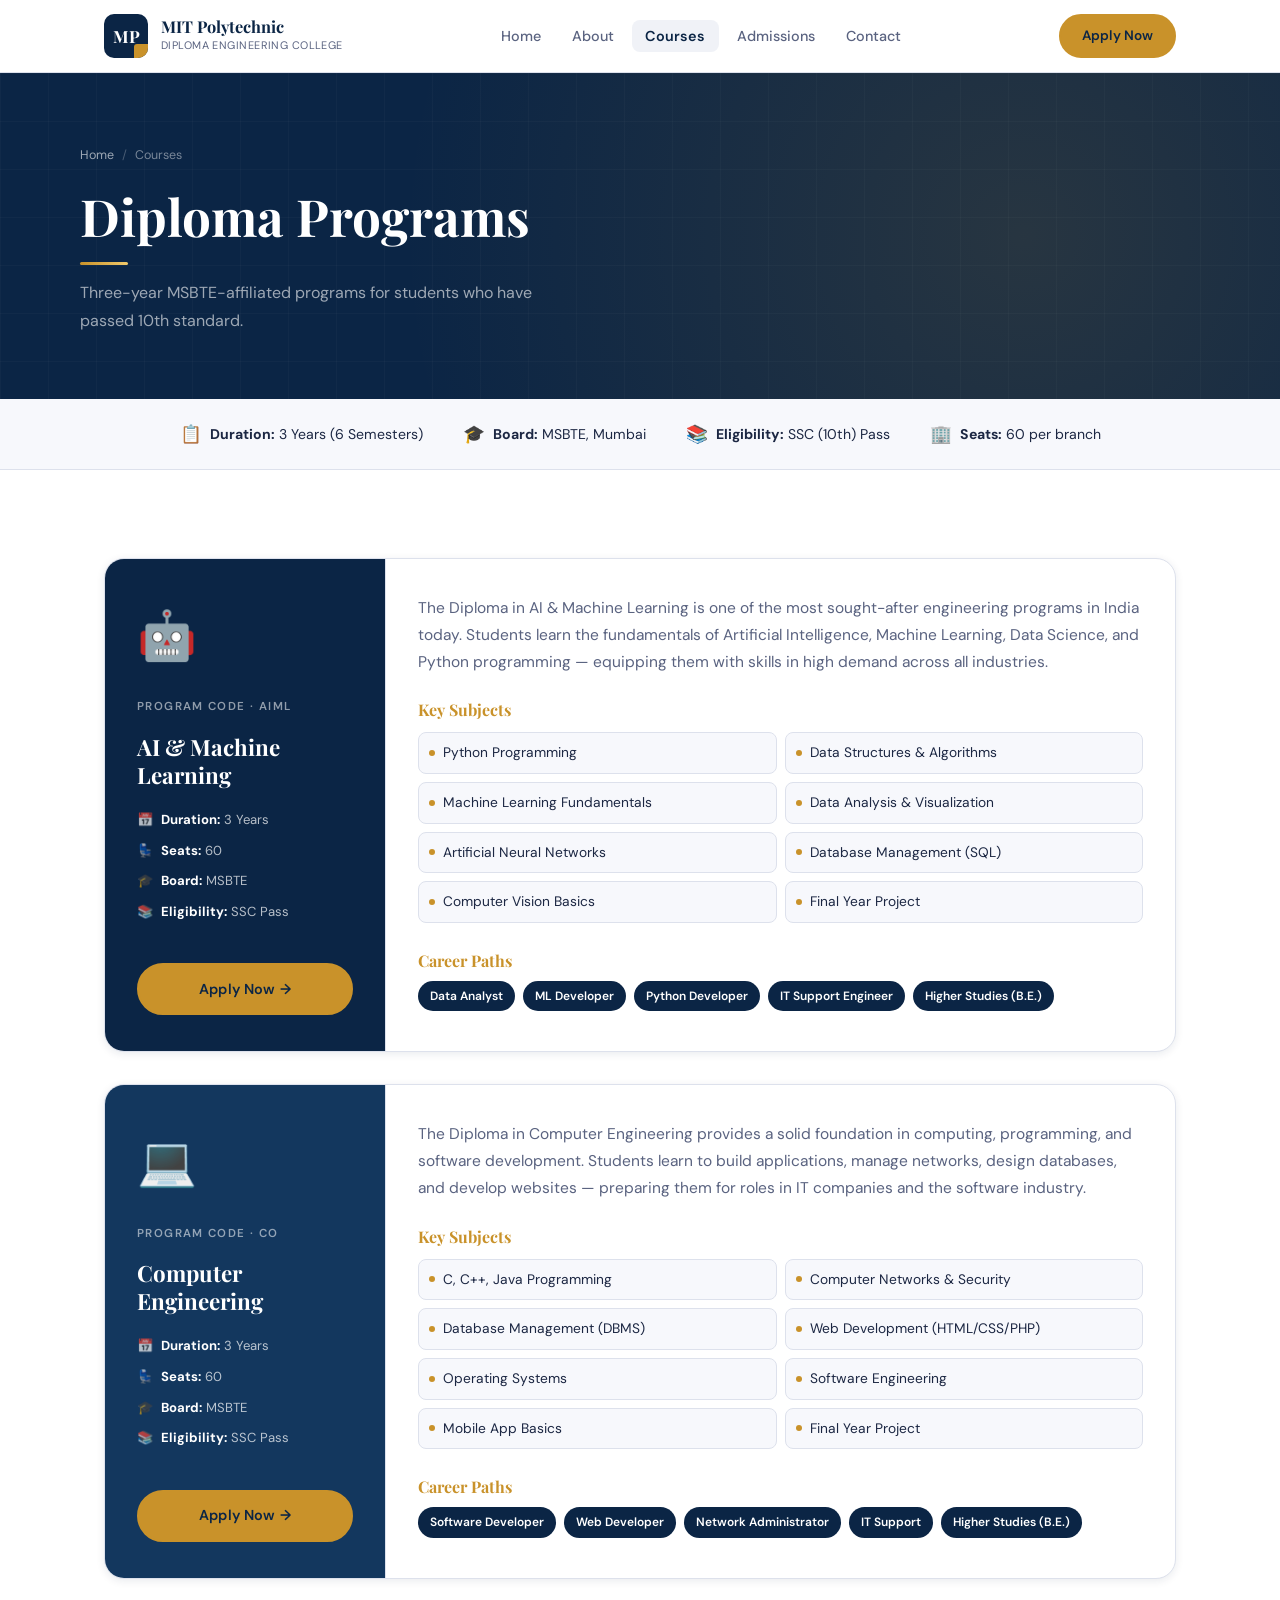
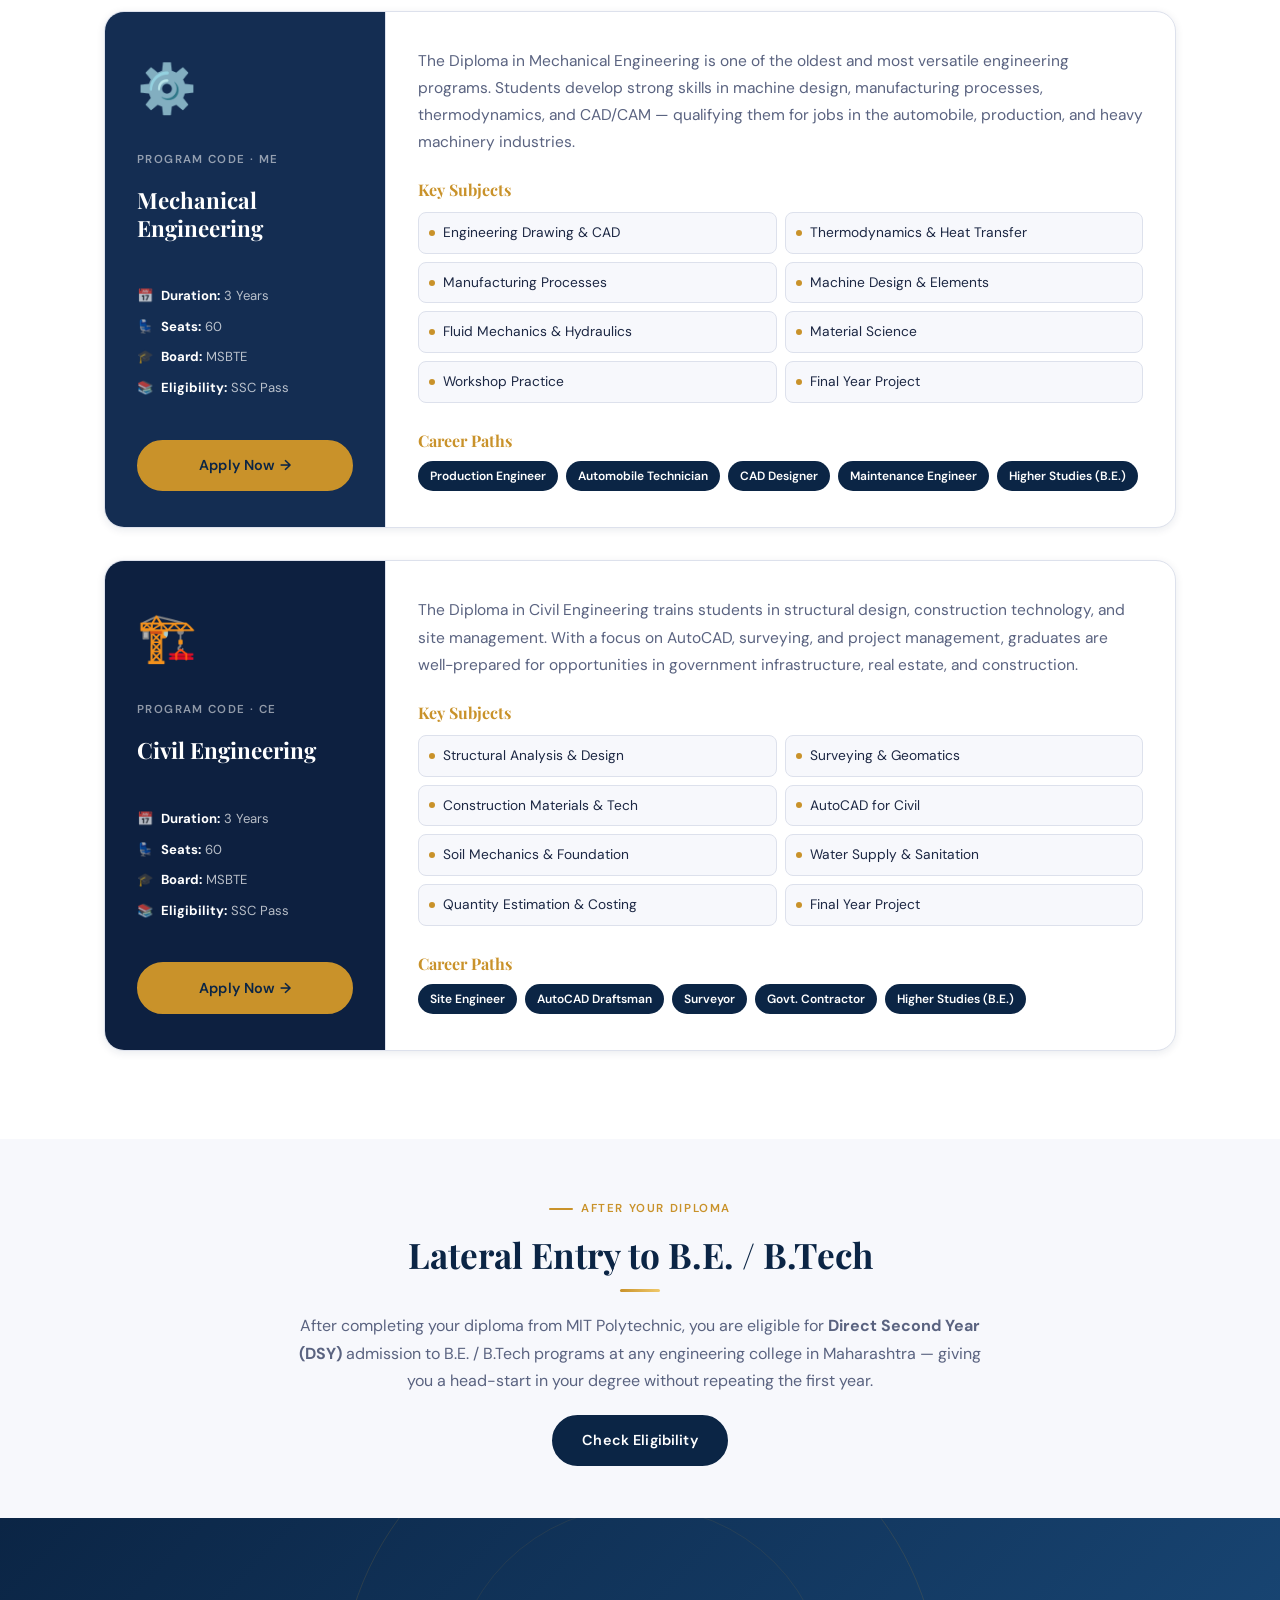
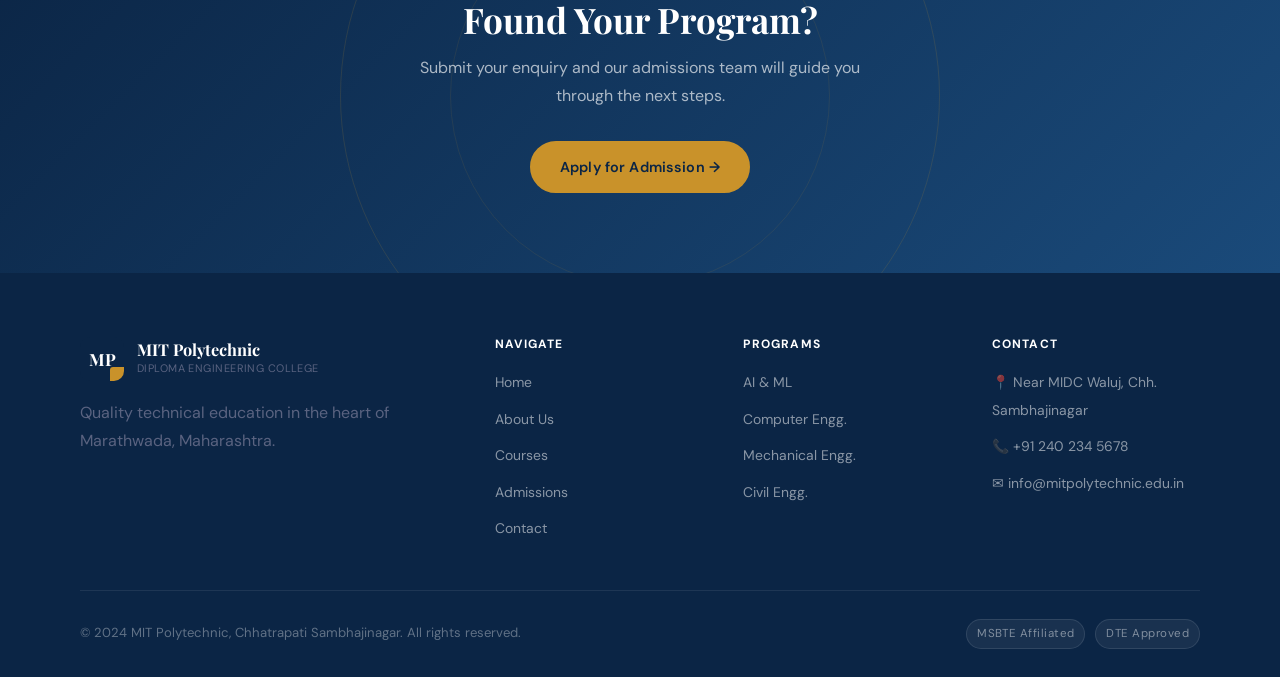
<file: courses.html>
<!DOCTYPE html>
<html lang="en">
<head>
  <meta charset="UTF-8" />
  <meta name="viewport" content="width=device-width, initial-scale=1.0" />
  <title>Courses | MIT Polytechnic</title>
  <link rel="preconnect" href="https://fonts.googleapis.com" />
  <link rel="preconnect" href="https://fonts.gstatic.com" crossorigin />
  <link rel="stylesheet" href="style.css" />
  <style>
    /* Courses page: full detail cards */
    .course-detail-card {
      background: var(--white);
      border: 1px solid var(--gray-2);
      border-radius: var(--radius-lg);
      overflow: hidden;
      box-shadow: var(--shadow-sm);
      display: grid;
      grid-template-columns: 280px 1fr;
    }

    .cdc-sidebar {
      padding: 2.25rem 2rem;
      display: flex;
      flex-direction: column;
      gap: 1rem;
    }

    .cdc-sidebar .c-emoji { font-size: 3rem; margin-bottom: 4px; }
    .cdc-sidebar h2 { font-size: 1.4rem; margin-bottom: 4px; color: var(--white); }
    .cdc-sidebar .c-code { font-size: 0.72rem; letter-spacing: 0.12em; text-transform: uppercase; color: rgba(255,255,255,0.55); font-weight: 600; }

    .cdc-meta { display: flex; flex-direction: column; gap: 8px; margin-top: auto; }
    .cdc-meta-item {
      display: flex;
      align-items: center;
      gap: 8px;
      font-size: 0.82rem;
      color: rgba(255,255,255,0.7);
    }
    .cdc-meta-item strong { color: var(--white); }

    .cdc-body { padding: 2.25rem 2rem; border-left: 1px solid var(--gray-2); }
    .cdc-body > p { font-size: 0.97rem; line-height: 1.75; margin-bottom: 1.5rem; }

    .subjects-grid {
      display: grid;
      grid-template-columns: 1fr 1fr;
      gap: 8px;
      margin-bottom: 1.75rem;
    }
    .subject-item {
      display: flex;
      align-items: center;
      gap: 8px;
      font-size: 0.86rem;
      color: var(--text);
      padding: 8px 10px;
      background: var(--off-white);
      border: 1px solid var(--gray-2);
      border-radius: 8px;
    }
    .subject-item::before {
      content: '';
      width: 6px;
      height: 6px;
      border-radius: 50%;
      background: var(--gold);
      flex-shrink: 0;
    }

    .career-tags {
      display: flex;
      flex-wrap: wrap;
      gap: 8px;
      margin-top: 0.5rem;
    }
    .career-tag {
      background: var(--navy);
      color: var(--white);
      font-size: 0.75rem;
      font-weight: 600;
      padding: 5px 12px;
      border-radius: 20px;
    }

    @media (max-width: 768px) {
      .course-detail-card { grid-template-columns: 1fr; }
      .cdc-body { border-left: none; border-top: 1px solid var(--gray-2); }
      .subjects-grid { grid-template-columns: 1fr; }
    }
  </style>
</head>
<body>

<!-- HEADER -->
<header>
  <nav class="navbar">
    <a href="index.html" class="logo">
      <div class="logo-mark"><span>MP</span></div>
      <div class="logo-text-wrap">
        <span class="logo-name">MIT Polytechnic</span>
        <span class="logo-sub">Diploma Engineering College</span>
      </div>
    </a>
    <ul class="nav-links">
      <li><a href="index.html">Home</a></li>
      <li><a href="about.html">About</a></li>
      <li><a href="courses.html" class="active">Courses</a></li>
      <li><a href="admissions.html">Admissions</a></li>
      <li><a href="contact.html">Contact</a></li>
    </ul>
    <div class="nav-cta">
      <a href="admissions.html" class="btn btn-primary" style="padding:0.55rem 1.3rem; font-size:0.85rem;">Apply Now</a>
    </div>
    <button class="hamburger" id="hamburger" aria-label="Toggle menu">
      <span></span><span></span><span></span>
    </button>
  </nav>
  <div class="mobile-nav" id="mobile-nav">
    <a href="index.html">Home</a>
    <a href="about.html">About</a>
    <a href="courses.html">Courses</a>
    <a href="admissions.html">Admissions</a>
    <a href="contact.html">Contact</a>
  </div>
</header>

<!-- PAGE HERO -->
<div class="page-hero">
  <div class="page-hero-inner">
    <div class="breadcrumb">
      <a href="index.html">Home</a>
      <span class="sep">/</span>
      <span>Courses</span>
    </div>
    <h1>Diploma Programs</h1>
    <div class="gold-rule"></div>
    <p class="page-hero-sub">
      Three-year MSBTE-affiliated programs for students who have passed 10th standard.
    </p>
  </div>
</div>

<!-- INFO STRIP -->
<div style="background:var(--off-white);border-bottom:1px solid var(--gray-2);padding:20px 1.5rem;">
  <div class="container">
    <div style="display:flex;gap:2.5rem;flex-wrap:wrap;align-items:center;justify-content:center;">
      <div style="display:flex;align-items:center;gap:8px;font-size:0.88rem;color:var(--text);">
        <span style="font-size:1.1rem;">📋</span>
        <span><strong>Duration:</strong> 3 Years (6 Semesters)</span>
      </div>
      <div style="display:flex;align-items:center;gap:8px;font-size:0.88rem;color:var(--text);">
        <span style="font-size:1.1rem;">🎓</span>
        <span><strong>Board:</strong> MSBTE, Mumbai</span>
      </div>
      <div style="display:flex;align-items:center;gap:8px;font-size:0.88rem;color:var(--text);">
        <span style="font-size:1.1rem;">📚</span>
        <span><strong>Eligibility:</strong> SSC (10th) Pass</span>
      </div>
      <div style="display:flex;align-items:center;gap:8px;font-size:0.88rem;color:var(--text);">
        <span style="font-size:1.1rem;">🏢</span>
        <span><strong>Seats:</strong> 60 per branch</span>
      </div>
    </div>
  </div>
</div>

<!-- COURSES DETAIL -->
<section class="section">
  <div class="container" style="display:flex;flex-direction:column;gap:2rem;">

    <!-- AI & ML -->
    <div class="course-detail-card" id="ai-ml">
      <div class="cdc-sidebar" style="background:var(--navy);">
        <div class="c-emoji">🤖</div>
        <div class="c-code">Program Code · AIML</div>
        <h2>AI &amp; Machine Learning</h2>
        <div class="cdc-meta">
          <div class="cdc-meta-item"><span>📅</span><span><strong>Duration:</strong> 3 Years</span></div>
          <div class="cdc-meta-item"><span>💺</span><span><strong>Seats:</strong> 60</span></div>
          <div class="cdc-meta-item"><span>🎓</span><span><strong>Board:</strong> MSBTE</span></div>
          <div class="cdc-meta-item"><span>📚</span><span><strong>Eligibility:</strong> SSC Pass</span></div>
        </div>
        <a href="admissions.html" class="btn btn-primary" style="margin-top:1.5rem; justify-content:center;">Apply Now →</a>
      </div>
      <div class="cdc-body">
        <p>
          The Diploma in AI &amp; Machine Learning is one of the most sought-after
          engineering programs in India today. Students learn the fundamentals of
          Artificial Intelligence, Machine Learning, Data Science, and Python
          programming — equipping them with skills in high demand across all industries.
        </p>

        <h3 style="margin-bottom:12px; font-size:1rem; color:var(--gold);">Key Subjects</h3>
        <div class="subjects-grid">
          <div class="subject-item">Python Programming</div>
          <div class="subject-item">Data Structures &amp; Algorithms</div>
          <div class="subject-item">Machine Learning Fundamentals</div>
          <div class="subject-item">Data Analysis &amp; Visualization</div>
          <div class="subject-item">Artificial Neural Networks</div>
          <div class="subject-item">Database Management (SQL)</div>
          <div class="subject-item">Computer Vision Basics</div>
          <div class="subject-item">Final Year Project</div>
        </div>

        <h3 style="margin-bottom:10px; font-size:1rem; color:var(--gold);">Career Paths</h3>
        <div class="career-tags">
          <span class="career-tag">Data Analyst</span>
          <span class="career-tag">ML Developer</span>
          <span class="career-tag">Python Developer</span>
          <span class="career-tag">IT Support Engineer</span>
          <span class="career-tag">Higher Studies (B.E.)</span>
        </div>
      </div>
    </div>

    <!-- Computer Engineering -->
    <div class="course-detail-card" id="computer">
      <div class="cdc-sidebar" style="background:var(--navy-mid);">
        <div class="c-emoji">💻</div>
        <div class="c-code">Program Code · CO</div>
        <h2>Computer Engineering</h2>
        <div class="cdc-meta">
          <div class="cdc-meta-item"><span>📅</span><span><strong>Duration:</strong> 3 Years</span></div>
          <div class="cdc-meta-item"><span>💺</span><span><strong>Seats:</strong> 60</span></div>
          <div class="cdc-meta-item"><span>🎓</span><span><strong>Board:</strong> MSBTE</span></div>
          <div class="cdc-meta-item"><span>📚</span><span><strong>Eligibility:</strong> SSC Pass</span></div>
        </div>
        <a href="admissions.html" class="btn btn-primary" style="margin-top:1.5rem; justify-content:center;">Apply Now →</a>
      </div>
      <div class="cdc-body">
        <p>
          The Diploma in Computer Engineering provides a solid foundation in computing,
          programming, and software development. Students learn to build applications,
          manage networks, design databases, and develop websites — preparing them for
          roles in IT companies and the software industry.
        </p>

        <h3 style="margin-bottom:12px; font-size:1rem; color:var(--gold);">Key Subjects</h3>
        <div class="subjects-grid">
          <div class="subject-item">C, C++, Java Programming</div>
          <div class="subject-item">Computer Networks &amp; Security</div>
          <div class="subject-item">Database Management (DBMS)</div>
          <div class="subject-item">Web Development (HTML/CSS/PHP)</div>
          <div class="subject-item">Operating Systems</div>
          <div class="subject-item">Software Engineering</div>
          <div class="subject-item">Mobile App Basics</div>
          <div class="subject-item">Final Year Project</div>
        </div>

        <h3 style="margin-bottom:10px; font-size:1rem; color:var(--gold);">Career Paths</h3>
        <div class="career-tags">
          <span class="career-tag">Software Developer</span>
          <span class="career-tag">Web Developer</span>
          <span class="career-tag">Network Administrator</span>
          <span class="career-tag">IT Support</span>
          <span class="career-tag">Higher Studies (B.E.)</span>
        </div>
      </div>
    </div>

    <!-- Mechanical Engineering -->
    <div class="course-detail-card" id="mechanical">
      <div class="cdc-sidebar" style="background:#142d52;">
        <div class="c-emoji">⚙️</div>
        <div class="c-code">Program Code · ME</div>
        <h2>Mechanical Engineering</h2>
        <div class="cdc-meta">
          <div class="cdc-meta-item"><span>📅</span><span><strong>Duration:</strong> 3 Years</span></div>
          <div class="cdc-meta-item"><span>💺</span><span><strong>Seats:</strong> 60</span></div>
          <div class="cdc-meta-item"><span>🎓</span><span><strong>Board:</strong> MSBTE</span></div>
          <div class="cdc-meta-item"><span>📚</span><span><strong>Eligibility:</strong> SSC Pass</span></div>
        </div>
        <a href="admissions.html" class="btn btn-primary" style="margin-top:1.5rem; justify-content:center;">Apply Now →</a>
      </div>
      <div class="cdc-body">
        <p>
          The Diploma in Mechanical Engineering is one of the oldest and most versatile
          engineering programs. Students develop strong skills in machine design,
          manufacturing processes, thermodynamics, and CAD/CAM — qualifying them for
          jobs in the automobile, production, and heavy machinery industries.
        </p>

        <h3 style="margin-bottom:12px; font-size:1rem; color:var(--gold);">Key Subjects</h3>
        <div class="subjects-grid">
          <div class="subject-item">Engineering Drawing &amp; CAD</div>
          <div class="subject-item">Thermodynamics &amp; Heat Transfer</div>
          <div class="subject-item">Manufacturing Processes</div>
          <div class="subject-item">Machine Design &amp; Elements</div>
          <div class="subject-item">Fluid Mechanics &amp; Hydraulics</div>
          <div class="subject-item">Material Science</div>
          <div class="subject-item">Workshop Practice</div>
          <div class="subject-item">Final Year Project</div>
        </div>

        <h3 style="margin-bottom:10px; font-size:1rem; color:var(--gold);">Career Paths</h3>
        <div class="career-tags">
          <span class="career-tag">Production Engineer</span>
          <span class="career-tag">Automobile Technician</span>
          <span class="career-tag">CAD Designer</span>
          <span class="career-tag">Maintenance Engineer</span>
          <span class="career-tag">Higher Studies (B.E.)</span>
        </div>
      </div>
    </div>

    <!-- Civil Engineering -->
    <div class="course-detail-card" id="civil">
      <div class="cdc-sidebar" style="background:#0d2040;">
        <div class="c-emoji">🏗️</div>
        <div class="c-code">Program Code · CE</div>
        <h2>Civil Engineering</h2>
        <div class="cdc-meta">
          <div class="cdc-meta-item"><span>📅</span><span><strong>Duration:</strong> 3 Years</span></div>
          <div class="cdc-meta-item"><span>💺</span><span><strong>Seats:</strong> 60</span></div>
          <div class="cdc-meta-item"><span>🎓</span><span><strong>Board:</strong> MSBTE</span></div>
          <div class="cdc-meta-item"><span>📚</span><span><strong>Eligibility:</strong> SSC Pass</span></div>
        </div>
        <a href="admissions.html" class="btn btn-primary" style="margin-top:1.5rem; justify-content:center;">Apply Now →</a>
      </div>
      <div class="cdc-body">
        <p>
          The Diploma in Civil Engineering trains students in structural design,
          construction technology, and site management. With a focus on AutoCAD,
          surveying, and project management, graduates are well-prepared for
          opportunities in government infrastructure, real estate, and construction.
        </p>

        <h3 style="margin-bottom:12px; font-size:1rem; color:var(--gold);">Key Subjects</h3>
        <div class="subjects-grid">
          <div class="subject-item">Structural Analysis &amp; Design</div>
          <div class="subject-item">Surveying &amp; Geomatics</div>
          <div class="subject-item">Construction Materials &amp; Tech</div>
          <div class="subject-item">AutoCAD for Civil</div>
          <div class="subject-item">Soil Mechanics &amp; Foundation</div>
          <div class="subject-item">Water Supply &amp; Sanitation</div>
          <div class="subject-item">Quantity Estimation &amp; Costing</div>
          <div class="subject-item">Final Year Project</div>
        </div>

        <h3 style="margin-bottom:10px; font-size:1rem; color:var(--gold);">Career Paths</h3>
        <div class="career-tags">
          <span class="career-tag">Site Engineer</span>
          <span class="career-tag">AutoCAD Draftsman</span>
          <span class="career-tag">Surveyor</span>
          <span class="career-tag">Govt. Contractor</span>
          <span class="career-tag">Higher Studies (B.E.)</span>
        </div>
      </div>
    </div>

  </div>
</section>

<!-- LATERAL ENTRY NOTE -->
<section class="section section-alt" style="padding:52px 0;">
  <div class="container" style="max-width:740px; text-align:center;">
    <div class="section-label" style="justify-content:center;">After Your Diploma</div>
    <h2 class="section-title">Lateral Entry to B.E. / B.Tech</h2>
    <div style="width:40px;height:3px;background:linear-gradient(90deg,var(--gold),var(--gold-light));border-radius:3px;margin:12px auto 20px;"></div>
    <p>
      After completing your diploma from MIT Polytechnic, you are eligible for
      <strong>Direct Second Year (DSY)</strong> admission to B.E. / B.Tech programs
      at any engineering college in Maharashtra — giving you a head-start in your
      degree without repeating the first year.
    </p>
    <a href="admissions.html" class="btn btn-navy" style="margin-top:1.25rem;">Check Eligibility</a>
  </div>
</section>

<!-- CTA -->
<section class="cta-section">
  <div class="cta-inner">
    <h2>Found Your Program?</h2>
    <p>Submit your enquiry and our admissions team will guide you through the next steps.</p>
    <a href="admissions.html" class="btn btn-primary">Apply for Admission →</a>
  </div>
</section>

<!-- FOOTER -->
<footer>
  <div class="footer-inner">
    <div class="footer-top">
      <div>
        <div class="footer-brand-logo">
          <div class="logo">
            <div class="logo-mark"><span>MP</span></div>
            <div class="logo-text-wrap">
              <span class="logo-name" style="color:#fff;">MIT Polytechnic</span>
              <span class="logo-sub">Diploma Engineering College</span>
            </div>
          </div>
        </div>
        <p>Quality technical education in the heart of Marathwada, Maharashtra.</p>
      </div>
      <div class="footer-col">
        <h4>Navigate</h4>
        <ul>
          <li><a href="index.html">Home</a></li>
          <li><a href="about.html">About Us</a></li>
          <li><a href="courses.html">Courses</a></li>
          <li><a href="admissions.html">Admissions</a></li>
          <li><a href="contact.html">Contact</a></li>
        </ul>
      </div>
      <div class="footer-col">
        <h4>Programs</h4>
        <ul>
          <li><a href="#ai-ml">AI &amp; ML</a></li>
          <li><a href="#computer">Computer Engg.</a></li>
          <li><a href="#mechanical">Mechanical Engg.</a></li>
          <li><a href="#civil">Civil Engg.</a></li>
        </ul>
      </div>
      <div class="footer-col">
        <h4>Contact</h4>
        <ul>
          <li><a href="#">📍 Near MIDC Waluj, Chh. Sambhajinagar</a></li>
          <li><a href="tel:+912402345678">📞 +91 240 234 5678</a></li>
          <li><a href="mailto:info@mitpolytechnic.edu.in">✉ info@mitpolytechnic.edu.in</a></li>
        </ul>
      </div>
    </div>
    <div class="footer-bottom">
      <p>&copy; 2024 MIT Polytechnic, Chhatrapati Sambhajinagar. All rights reserved.</p>
      <div class="footer-affil">
        <span>MSBTE Affiliated</span>
        <span>DTE Approved</span>
      </div>
    </div>
  </div>
</footer>

<script src="script.js"></script>
</body>
</html>
</file>
<file: style.css>
/* ============================================================
   MIT Polytechnic — Premium Redesign
   Design: Refined Academic · Navy + Gold Accent · Clean Grid
   ============================================================ */

@import url('https://fonts.googleapis.com/css2?family=Playfair+Display:wght@600;700;800&family=DM+Sans:wght@300;400;500;600&display=swap');

/* ---------- CSS Variables ---------- */
:root {
  --navy:        #0b2545;
  --navy-mid:    #13375e;
  --navy-light:  #1a4a7a;
  --gold:        #c9922a;
  --gold-light:  #f0c96b;
  --white:       #ffffff;
  --off-white:   #f7f8fc;
  --gray-1:      #f0f2f7;
  --gray-2:      #dde1ec;
  --gray-3:      #9aa3b8;
  --text:        #1c2743;
  --text-soft:   #5a6380;

  --font-display: 'Playfair Display', Georgia, serif;
  --font-body:    'DM Sans', 'Helvetica Neue', sans-serif;

  --radius-sm:  6px;
  --radius:     12px;
  --radius-lg:  20px;

  --shadow-xs:  0 1px 3px rgba(11,37,69,0.06);
  --shadow-sm:  0 2px 8px rgba(11,37,69,0.09);
  --shadow-md:  0 6px 24px rgba(11,37,69,0.12);
  --shadow-lg:  0 16px 48px rgba(11,37,69,0.16);

  --trans: 0.28s cubic-bezier(0.4,0,0.2,1);
}

/* ---------- Reset ---------- */
*, *::before, *::after { box-sizing: border-box; margin: 0; padding: 0; }
html { scroll-behavior: smooth; }
body {
  font-family: var(--font-body);
  color: var(--text);
  background: var(--white);
  line-height: 1.72;
  font-size: 16px;
  -webkit-font-smoothing: antialiased;
}
img { display: block; max-width: 100%; }
a { color: var(--navy-light); text-decoration: none; transition: color var(--trans); }
a:hover { color: var(--gold); }
ul { list-style: none; }
p { color: var(--text-soft); }

/* ---------- Typography ---------- */
h1, h2, h3, h4 {
  font-family: var(--font-display);
  color: var(--navy);
  line-height: 1.25;
}
h1 { font-size: clamp(2rem, 5vw, 3.2rem); }
h2 { font-size: clamp(1.6rem, 3vw, 2.2rem); }
h3 { font-size: 1.2rem; }

/* ---------- Utilities ---------- */
.container {
  max-width: 1120px;
  margin: 0 auto;
  padding: 0 1.5rem;
}
.section { padding: 88px 0; }
.section-alt { background: var(--off-white); }

.section-label {
  display: inline-flex;
  align-items: center;
  gap: 8px;
  font-family: var(--font-body);
  font-size: 0.72rem;
  font-weight: 600;
  letter-spacing: 0.14em;
  text-transform: uppercase;
  color: var(--gold);
  margin-bottom: 14px;
}
.section-label::before {
  content: '';
  display: block;
  width: 24px;
  height: 2px;
  background: var(--gold);
  border-radius: 2px;
}

.section-title {
  margin-bottom: 10px;
}

.section-sub {
  color: var(--text-soft);
  font-size: 1.02rem;
  max-width: 560px;
  margin-bottom: 52px;
  line-height: 1.7;
}

/* ---------- Buttons ---------- */
.btn {
  display: inline-flex;
  align-items: center;
  gap: 8px;
  padding: 0.72rem 1.75rem;
  border-radius: 50px;
  font-family: var(--font-body);
  font-size: 0.9rem;
  font-weight: 600;
  cursor: pointer;
  border: 2px solid transparent;
  transition: all var(--trans);
  letter-spacing: 0.01em;
}
.btn-primary {
  background: var(--gold);
  color: var(--navy);
  border-color: var(--gold);
}
.btn-primary:hover {
  background: #b07a1e;
  border-color: #b07a1e;
  color: var(--white);
  transform: translateY(-2px);
  box-shadow: 0 6px 20px rgba(201,146,42,0.35);
}
.btn-ghost {
  background: transparent;
  color: var(--white);
  border-color: rgba(255,255,255,0.55);
}
.btn-ghost:hover {
  background: rgba(255,255,255,0.12);
  border-color: rgba(255,255,255,0.9);
  color: var(--white);
}
.btn-navy {
  background: var(--navy);
  color: var(--white);
  border-color: var(--navy);
}
.btn-navy:hover {
  background: var(--navy-light);
  border-color: var(--navy-light);
  color: var(--white);
  transform: translateY(-2px);
  box-shadow: var(--shadow-md);
}

/* ============================================================
   NAVBAR
   ============================================================ */
header {
  position: sticky;
  top: 0;
  z-index: 1000;
  background: rgba(255,255,255,0.95);
  backdrop-filter: blur(12px);
  -webkit-backdrop-filter: blur(12px);
  border-bottom: 1px solid var(--gray-2);
  box-shadow: var(--shadow-xs);
}

.navbar {
  display: flex;
  align-items: center;
  justify-content: space-between;
  max-width: 1120px;
  margin: 0 auto;
  padding: 0 1.5rem;
  height: 72px;
}

.logo {
  display: flex;
  align-items: center;
  gap: 13px;
  text-decoration: none;
  flex-shrink: 0;
}

.logo-mark {
  position: relative;
  width: 44px;
  height: 44px;
  background: var(--navy);
  border-radius: 10px;
  display: flex;
  align-items: center;
  justify-content: center;
  flex-shrink: 0;
  overflow: hidden;
}
.logo-mark::after {
  content: '';
  position: absolute;
  bottom: 0; right: 0;
  width: 14px; height: 14px;
  background: var(--gold);
  border-radius: 3px 0 0 0;
}
.logo-mark span {
  font-family: var(--font-display);
  color: var(--white);
  font-size: 1.05rem;
  font-weight: 700;
  position: relative;
  z-index: 1;
}

.logo-text-wrap { display: flex; flex-direction: column; }
.logo-name {
  font-family: var(--font-display);
  font-size: 1.02rem;
  font-weight: 700;
  color: var(--navy);
  line-height: 1.15;
}
.logo-sub {
  font-size: 0.68rem;
  color: var(--text-soft);
  letter-spacing: 0.04em;
  text-transform: uppercase;
}

.nav-links {
  display: flex;
  align-items: center;
  gap: 0.25rem;
}
.nav-links a {
  color: var(--text-soft);
  font-size: 0.9rem;
  font-weight: 500;
  padding: 0.45rem 0.85rem;
  border-radius: 8px;
  transition: all var(--trans);
}
.nav-links a:hover, .nav-links a.active {
  color: var(--navy);
  background: var(--gray-1);
}
.nav-links a.active { font-weight: 600; }

.nav-cta {
  display: flex;
  align-items: center;
  gap: 0.75rem;
}

.hamburger {
  display: none;
  flex-direction: column;
  gap: 5px;
  cursor: pointer;
  background: none;
  border: none;
  padding: 6px;
}
.hamburger span {
  display: block;
  width: 22px;
  height: 2px;
  background: var(--navy);
  border-radius: 2px;
  transition: all var(--trans);
}
.hamburger.open span:nth-child(1) { transform: translateY(7px) rotate(45deg); }
.hamburger.open span:nth-child(2) { opacity: 0; transform: scaleX(0); }
.hamburger.open span:nth-child(3) { transform: translateY(-7px) rotate(-45deg); }

.mobile-nav {
  display: none;
  flex-direction: column;
  background: var(--white);
  border-top: 1px solid var(--gray-2);
  padding: 1rem 1.5rem 1.5rem;
  gap: 0.25rem;
}
.mobile-nav.open { display: flex; }
.mobile-nav a {
  color: var(--text);
  font-size: 0.95rem;
  font-weight: 500;
  padding: 0.6rem 0.75rem;
  border-radius: 8px;
}
.mobile-nav a:hover, .mobile-nav a.active {
  background: var(--gray-1);
  color: var(--navy);
}

/* ============================================================
   HERO — HOME PAGE
   ============================================================ */
.hero {
  position: relative;
  min-height: 92vh;
  background: var(--navy);
  display: flex;
  align-items: center;
  overflow: hidden;
  padding: 80px 1.5rem;
}

/* Geometric background pattern */
.hero::before {
  content: '';
  position: absolute;
  inset: 0;
  background-image:
    radial-gradient(circle at 70% 50%, rgba(201,146,42,0.18) 0%, transparent 50%),
    radial-gradient(circle at 20% 80%, rgba(26,74,122,0.6) 0%, transparent 45%);
}

.hero-grid-lines {
  position: absolute;
  inset: 0;
  background-image:
    linear-gradient(rgba(255,255,255,0.03) 1px, transparent 1px),
    linear-gradient(90deg, rgba(255,255,255,0.03) 1px, transparent 1px);
  background-size: 60px 60px;
  pointer-events: none;
}

/* Floating decorative circle */
.hero-deco-circle {
  position: absolute;
  right: -80px;
  top: 50%;
  transform: translateY(-50%);
  width: 560px;
  height: 560px;
  border-radius: 50%;
  border: 1px solid rgba(201,146,42,0.2);
  pointer-events: none;
}
.hero-deco-circle::before {
  content: '';
  position: absolute;
  inset: 48px;
  border-radius: 50%;
  border: 1px solid rgba(201,146,42,0.12);
}
.hero-deco-circle::after {
  content: '';
  position: absolute;
  inset: 96px;
  border-radius: 50%;
  background: radial-gradient(circle, rgba(201,146,42,0.08), transparent 70%);
}

.hero-inner {
  position: relative;
  z-index: 2;
  max-width: 1120px;
  margin: 0 auto;
  width: 100%;
}

.hero-badge {
  display: inline-flex;
  align-items: center;
  gap: 8px;
  background: rgba(201,146,42,0.15);
  border: 1px solid rgba(201,146,42,0.35);
  color: var(--gold-light);
  padding: 6px 16px;
  border-radius: 50px;
  font-size: 0.78rem;
  font-weight: 500;
  letter-spacing: 0.06em;
  text-transform: uppercase;
  margin-bottom: 28px;
  animation: fadeUp 0.6s ease both;
}
.hero-badge .dot {
  width: 6px;
  height: 6px;
  background: var(--gold);
  border-radius: 50%;
  animation: pulse 2s ease infinite;
}

@keyframes pulse {
  0%, 100% { opacity: 1; transform: scale(1); }
  50% { opacity: 0.5; transform: scale(1.4); }
}

.hero h1 {
  color: var(--white);
  font-size: clamp(2.4rem, 6vw, 4rem);
  line-height: 1.12;
  margin-bottom: 6px;
  animation: fadeUp 0.6s 0.1s ease both;
}

.hero-tagline {
  font-family: var(--font-display);
  font-size: clamp(1rem, 2.5vw, 1.45rem);
  color: var(--gold-light);
  font-weight: 600;
  margin-bottom: 22px;
  animation: fadeUp 0.6s 0.2s ease both;
}

.hero-desc {
  color: rgba(255,255,255,0.65);
  font-size: 1rem;
  max-width: 520px;
  margin-bottom: 38px;
  line-height: 1.75;
  animation: fadeUp 0.6s 0.3s ease both;
}

.hero-location {
  color: rgba(255,255,255,0.45);
  font-size: 0.82rem;
  display: flex;
  align-items: center;
  gap: 6px;
  margin-bottom: 38px;
  animation: fadeUp 0.6s 0.35s ease both;
}

.hero-cta {
  display: flex;
  gap: 14px;
  flex-wrap: wrap;
  animation: fadeUp 0.6s 0.4s ease both;
}

/* Stats bar */
.hero-stats {
  display: flex;
  gap: 0;
  margin-top: 72px;
  padding-top: 40px;
  border-top: 1px solid rgba(255,255,255,0.1);
  animation: fadeUp 0.6s 0.5s ease both;
  flex-wrap: wrap;
}

.hero-stat {
  flex: 1;
  min-width: 100px;
  padding: 0 28px 0 0;
}
.hero-stat:not(:last-child) {
  border-right: 1px solid rgba(255,255,255,0.1);
  margin-right: 28px;
}

.stat-num {
  font-family: var(--font-display);
  font-size: 2.2rem;
  font-weight: 700;
  color: var(--white);
  line-height: 1;
}
.stat-num span { color: var(--gold); }
.stat-label {
  font-size: 0.75rem;
  color: rgba(255,255,255,0.5);
  text-transform: uppercase;
  letter-spacing: 0.08em;
  margin-top: 5px;
}

@keyframes fadeUp {
  from { opacity: 0; transform: translateY(24px); }
  to   { opacity: 1; transform: translateY(0); }
}

/* ============================================================
   PAGE HERO (inner pages)
   ============================================================ */
.page-hero {
  background: var(--navy);
  padding: 72px 1.5rem 64px;
  position: relative;
  overflow: hidden;
}
.page-hero::before {
  content: '';
  position: absolute;
  inset: 0;
  background: radial-gradient(circle at 80% 50%, rgba(201,146,42,0.15), transparent 60%);
}
.page-hero::after {
  content: '';
  position: absolute;
  inset: 0;
  background-image:
    linear-gradient(rgba(255,255,255,0.025) 1px, transparent 1px),
    linear-gradient(90deg, rgba(255,255,255,0.025) 1px, transparent 1px);
  background-size: 48px 48px;
}

.page-hero-inner {
  position: relative;
  z-index: 2;
  max-width: 1120px;
  margin: 0 auto;
}

.breadcrumb {
  display: flex;
  align-items: center;
  gap: 8px;
  font-size: 0.78rem;
  color: rgba(255,255,255,0.45);
  margin-bottom: 18px;
}
.breadcrumb a { color: rgba(255,255,255,0.6); }
.breadcrumb a:hover { color: var(--gold-light); }
.breadcrumb .sep { color: rgba(255,255,255,0.25); }

.page-hero h1 { color: var(--white); margin-bottom: 10px; }
.page-hero .page-hero-sub {
  color: rgba(255,255,255,0.6);
  font-size: 1rem;
  max-width: 460px;
}

/* Gold rule under h1 */
.gold-rule {
  width: 48px;
  height: 3px;
  background: linear-gradient(90deg, var(--gold), var(--gold-light));
  border-radius: 3px;
  margin: 14px 0 14px;
}

/* ============================================================
   INTRO BAND
   ============================================================ */
.intro-band {
  background: linear-gradient(135deg, var(--navy-mid) 0%, var(--navy) 100%);
  padding: 52px 1.5rem;
  position: relative;
  overflow: hidden;
}
.intro-band::after {
  content: '';
  position: absolute;
  right: -60px; top: -60px;
  width: 320px; height: 320px;
  border-radius: 50%;
  border: 40px solid rgba(201,146,42,0.08);
}

.intro-band-inner {
  max-width: 1120px;
  margin: 0 auto;
  display: flex;
  align-items: center;
  justify-content: space-between;
  gap: 2rem;
  flex-wrap: wrap;
}

.intro-band h2 {
  color: var(--white);
  font-size: 1.6rem;
  margin-bottom: 8px;
}
.intro-band p { color: rgba(255,255,255,0.65); max-width: 540px; font-size: 0.97rem; }

/* ============================================================
   CARDS
   ============================================================ */
.grid-3 { display: grid; grid-template-columns: repeat(3,1fr); gap: 1.5rem; }
.grid-4 { display: grid; grid-template-columns: repeat(4,1fr); gap: 1.25rem; }
.grid-2 { display: grid; grid-template-columns: 1fr 1fr; gap: 1.5rem; }

/* Feature card */
.feat-card {
  background: var(--white);
  border: 1px solid var(--gray-2);
  border-radius: var(--radius-lg);
  padding: 2rem 1.75rem;
  position: relative;
  overflow: hidden;
  transition: all var(--trans);
  box-shadow: var(--shadow-xs);
}
.feat-card::before {
  content: '';
  position: absolute;
  top: 0; left: 0; right: 0;
  height: 3px;
  background: linear-gradient(90deg, var(--navy), var(--navy-light));
  transform: scaleX(0);
  transform-origin: left;
  transition: transform var(--trans);
}
.feat-card:hover {
  transform: translateY(-6px);
  box-shadow: var(--shadow-lg);
  border-color: var(--gray-2);
}
.feat-card:hover::before { transform: scaleX(1); }

.feat-card-icon {
  width: 52px;
  height: 52px;
  border-radius: 14px;
  background: var(--navy);
  display: flex;
  align-items: center;
  justify-content: center;
  font-size: 1.5rem;
  margin-bottom: 1.25rem;
}

.feat-card h3 { font-size: 1.1rem; margin-bottom: 8px; }
.feat-card p { font-size: 0.9rem; line-height: 1.65; margin-bottom: 0; }

.feat-card .card-link {
  display: inline-flex;
  align-items: center;
  gap: 6px;
  font-size: 0.82rem;
  font-weight: 600;
  color: var(--navy-light);
  margin-top: 1.1rem;
  transition: gap var(--trans), color var(--trans);
}
.feat-card:hover .card-link { gap: 10px; color: var(--gold); }

/* Course card */
.course-card {
  background: var(--white);
  border: 1px solid var(--gray-2);
  border-radius: var(--radius-lg);
  padding: 0;
  overflow: hidden;
  box-shadow: var(--shadow-xs);
  transition: all var(--trans);
  display: flex;
  flex-direction: column;
}
.course-card:hover {
  transform: translateY(-6px);
  box-shadow: var(--shadow-lg);
}

.course-card-header {
  padding: 1.75rem 1.75rem 1.5rem;
  background: var(--navy);
  position: relative;
}
.course-card-header::after {
  content: '';
  position: absolute;
  bottom: 0; right: 0;
  width: 80px; height: 80px;
  background: rgba(255,255,255,0.04);
  border-radius: 50% 0 0 0;
}

.course-emoji { font-size: 2.2rem; margin-bottom: 10px; }
.course-card-header h3 { color: var(--white); font-size: 1.15rem; margin-bottom: 6px; }
.course-card-header .course-id {
  font-size: 0.7rem;
  text-transform: uppercase;
  letter-spacing: 0.12em;
  color: var(--gold-light);
  font-weight: 600;
}

.course-card-body {
  padding: 1.5rem 1.75rem;
  flex: 1;
  display: flex;
  flex-direction: column;
}
.course-card-body p { font-size: 0.9rem; line-height: 1.65; flex: 1; }

.course-tags {
  display: flex;
  flex-wrap: wrap;
  gap: 6px;
  margin: 1rem 0;
}
.course-tag {
  background: var(--gray-1);
  color: var(--navy);
  border: 1px solid var(--gray-2);
  font-size: 0.72rem;
  font-weight: 600;
  padding: 3px 10px;
  border-radius: 20px;
  letter-spacing: 0.02em;
}

/* ============================================================
   FACILITIES GRID
   ============================================================ */
.fac-grid {
  display: grid;
  grid-template-columns: repeat(auto-fill, minmax(195px, 1fr));
  gap: 1rem;
}

.fac-item {
  background: var(--white);
  border: 1px solid var(--gray-2);
  border-radius: var(--radius);
  padding: 1.25rem 1.1rem;
  display: flex;
  align-items: center;
  gap: 12px;
  box-shadow: var(--shadow-xs);
  transition: all var(--trans);
  cursor: default;
}
.fac-item:hover {
  border-color: var(--navy);
  background: var(--navy);
  transform: translateY(-2px);
  box-shadow: var(--shadow-md);
}
.fac-item:hover .fac-label { color: var(--white); }
.fac-item:hover .fac-icon { background: rgba(255,255,255,0.1); }

.fac-icon {
  width: 38px;
  height: 38px;
  background: var(--gray-1);
  border-radius: 9px;
  display: flex;
  align-items: center;
  justify-content: center;
  font-size: 1.2rem;
  flex-shrink: 0;
  transition: background var(--trans);
}

.fac-label {
  font-size: 0.88rem;
  font-weight: 500;
  color: var(--text);
  transition: color var(--trans);
}

/* ============================================================
   ADMISSION STEPS
   ============================================================ */
.steps-track {
  display: flex;
  flex-direction: column;
  gap: 0;
  max-width: 700px;
}

.step-row {
  display: flex;
  gap: 1.5rem;
  position: relative;
}
.step-row:not(:last-child)::after {
  content: '';
  position: absolute;
  left: 19px;
  top: 44px;
  bottom: 0;
  width: 2px;
  background: linear-gradient(to bottom, var(--navy-light), var(--gray-2));
}

.step-num-col {
  display: flex;
  flex-direction: column;
  align-items: center;
  flex-shrink: 0;
}

.step-circle {
  width: 40px;
  height: 40px;
  border-radius: 50%;
  background: var(--navy);
  color: var(--white);
  display: flex;
  align-items: center;
  justify-content: center;
  font-weight: 700;
  font-size: 0.9rem;
  font-family: var(--font-display);
  flex-shrink: 0;
  position: relative;
  z-index: 1;
  box-shadow: 0 0 0 4px rgba(11,37,69,0.1);
}

.step-content {
  background: var(--white);
  border: 1px solid var(--gray-2);
  border-radius: var(--radius);
  padding: 1.5rem;
  margin-bottom: 1.25rem;
  flex: 1;
  box-shadow: var(--shadow-xs);
}
.step-content h3 { font-size: 1.05rem; margin-bottom: 6px; }
.step-content p { font-size: 0.88rem; margin-bottom: 0; }

/* ============================================================
   ELIGIBILITY TABLE
   ============================================================ */
.elig-table {
  width: 100%;
  border-collapse: collapse;
  border-radius: var(--radius);
  overflow: hidden;
  box-shadow: var(--shadow-sm);
  font-size: 0.9rem;
}
.elig-table thead tr { background: var(--navy); }
.elig-table th {
  text-align: left;
  padding: 14px 18px;
  color: var(--white);
  font-family: var(--font-body);
  font-weight: 600;
  font-size: 0.82rem;
  letter-spacing: 0.05em;
  text-transform: uppercase;
}
.elig-table td {
  padding: 13px 18px;
  color: var(--text);
  border-bottom: 1px solid var(--gray-2);
}
.elig-table tr:last-child td { border-bottom: none; }
.elig-table tbody tr:nth-child(odd) { background: var(--white); }
.elig-table tbody tr:nth-child(even) { background: var(--off-white); }
.elig-table tbody tr:hover td { background: var(--gray-1); }

/* ============================================================
   FORMS
   ============================================================ */
.form-card {
  background: var(--white);
  border: 1px solid var(--gray-2);
  border-radius: var(--radius-lg);
  padding: 2.25rem;
  box-shadow: var(--shadow-sm);
  max-width: 640px;
  margin: 0 auto;
}

.form-card h3 {
  margin-bottom: 1.75rem;
  padding-bottom: 1.25rem;
  border-bottom: 1px solid var(--gray-2);
  font-size: 1.25rem;
}

.form-row { display: grid; grid-template-columns: 1fr 1fr; gap: 1rem; }

.form-group { margin-bottom: 1.15rem; }
.form-group label {
  display: block;
  font-size: 0.82rem;
  font-weight: 600;
  color: var(--navy);
  margin-bottom: 7px;
  letter-spacing: 0.02em;
}

.form-group input,
.form-group select,
.form-group textarea {
  width: 100%;
  padding: 0.7rem 1rem;
  border: 1.5px solid var(--gray-2);
  border-radius: var(--radius-sm);
  font-family: var(--font-body);
  font-size: 0.92rem;
  color: var(--text);
  background: var(--white);
  outline: none;
  transition: all var(--trans);
}
.form-group input::placeholder,
.form-group textarea::placeholder { color: var(--gray-3); }
.form-group input:focus,
.form-group select:focus,
.form-group textarea:focus {
  border-color: var(--navy-light);
  box-shadow: 0 0 0 3px rgba(26,74,122,0.1);
}
.form-group textarea { resize: vertical; min-height: 116px; }
.form-group select {
  appearance: none;
  background-image: url("data:image/svg+xml,%3Csvg xmlns='http://www.w3.org/2000/svg' width='12' height='8' viewBox='0 0 12 8'%3E%3Cpath fill='%239aa3b8' d='M6 8L0 0h12z'/%3E%3C/svg%3E");
  background-repeat: no-repeat;
  background-position: right 1rem center;
  padding-right: 2.5rem;
}

input.error, select.error, textarea.error {
  border-color: #dc2626;
  box-shadow: 0 0 0 3px rgba(220,38,38,0.09);
}

.field-err {
  color: #dc2626;
  font-size: 0.78rem;
  margin-top: 5px;
  display: none;
}
.field-err.show { display: block; }

.req { color: #dc2626; }

.submit-btn {
  width: 100%;
  padding: 0.85rem;
  border-radius: 50px;
  background: var(--navy);
  color: var(--white);
  font-family: var(--font-body);
  font-weight: 600;
  font-size: 0.95rem;
  border: none;
  cursor: pointer;
  transition: all var(--trans);
  margin-top: 0.5rem;
  letter-spacing: 0.02em;
}
.submit-btn:hover {
  background: var(--gold);
  color: var(--navy);
  transform: translateY(-2px);
  box-shadow: 0 6px 20px rgba(201,146,42,0.3);
}

.form-success {
  display: none;
  background: #ecfdf5;
  border: 1px solid #6ee7b7;
  border-radius: var(--radius-sm);
  padding: 14px 18px;
  color: #065f46;
  font-size: 0.9rem;
  margin-top: 1rem;
  align-items: center;
  gap: 10px;
}
.form-success.show { display: flex; }

/* ============================================================
   CONTACT
   ============================================================ */
.contact-layout {
  display: grid;
  grid-template-columns: 1fr 1.4fr;
  gap: 2rem;
  align-items: start;
}

.contact-sidebar {
  border-radius: var(--radius-lg);
  overflow: hidden;
}

.contact-info-block {
  background: var(--navy);
  padding: 2.25rem 2rem;
}

.contact-info-block h3 {
  color: var(--white);
  margin-bottom: 1.75rem;
  font-size: 1.25rem;
}

.cinfo-item {
  display: flex;
  gap: 14px;
  margin-bottom: 1.5rem;
  align-items: flex-start;
}
.cinfo-icon {
  width: 36px;
  height: 36px;
  background: rgba(255,255,255,0.08);
  border-radius: 9px;
  display: flex;
  align-items: center;
  justify-content: center;
  font-size: 1rem;
  flex-shrink: 0;
}
.cinfo-text strong {
  display: block;
  color: var(--gold-light);
  font-size: 0.72rem;
  text-transform: uppercase;
  letter-spacing: 0.1em;
  margin-bottom: 3px;
}
.cinfo-text span {
  color: rgba(255,255,255,0.72);
  font-size: 0.9rem;
  line-height: 1.55;
}

.map-block {
  border-top: 3px solid var(--gold);
}
.map-block iframe {
  width: 100%;
  height: 210px;
  display: block;
  border: none;
}

/* ============================================================
   ABOUT — VISION/MISSION
   ============================================================ */
.vm-grid { display: grid; grid-template-columns: 1fr 1fr; gap: 1.5rem; }

.vm-card {
  border-radius: var(--radius-lg);
  padding: 2.25rem 2rem;
  position: relative;
  overflow: hidden;
}
.vm-card.vision {
  background: var(--navy);
}
.vm-card.vision::after {
  content: '';
  position: absolute;
  right: -30px; bottom: -30px;
  width: 130px; height: 130px;
  border-radius: 50%;
  background: rgba(201,146,42,0.12);
}
.vm-card.mission {
  background: var(--off-white);
  border: 1px solid var(--gray-2);
}

.vm-icon { font-size: 2rem; margin-bottom: 14px; }
.vm-card h3 { font-size: 1.2rem; margin-bottom: 10px; }
.vm-card.vision h3 { color: var(--gold-light); }
.vm-card.vision p { color: rgba(255,255,255,0.68); }
.vm-card.mission h3 { color: var(--navy); }

/* Values row */
.values-row {
  display: grid;
  grid-template-columns: repeat(4, 1fr);
  gap: 1rem;
  margin-top: 1.5rem;
}

.value-pill {
  background: var(--white);
  border: 1px solid var(--gray-2);
  border-radius: var(--radius);
  padding: 1.5rem 1.25rem;
  text-align: center;
  box-shadow: var(--shadow-xs);
  transition: all var(--trans);
}
.value-pill:hover {
  background: var(--navy);
  border-color: var(--navy);
  transform: translateY(-4px);
  box-shadow: var(--shadow-md);
}
.value-pill:hover h3,
.value-pill:hover p { color: var(--white); }
.value-pill:hover p { color: rgba(255,255,255,0.7); }
.value-pill:hover .vp-icon-bg { background: rgba(255,255,255,0.1); }

.vp-icon-bg {
  width: 44px;
  height: 44px;
  background: var(--gray-1);
  border-radius: 12px;
  display: flex;
  align-items: center;
  justify-content: center;
  font-size: 1.35rem;
  margin: 0 auto 0.9rem;
  transition: background var(--trans);
}
.value-pill h3 { font-size: 0.95rem; margin-bottom: 5px; transition: color var(--trans); }
.value-pill p { font-size: 0.8rem; line-height: 1.55; margin: 0; transition: color var(--trans); }

/* ============================================================
   CTA SECTION
   ============================================================ */
.cta-section {
  background: linear-gradient(135deg, var(--navy) 0%, var(--navy-light) 100%);
  padding: 80px 1.5rem;
  text-align: center;
  position: relative;
  overflow: hidden;
}
.cta-section::before {
  content: '';
  position: absolute;
  left: 50%; top: 50%;
  transform: translate(-50%, -50%);
  width: 600px; height: 600px;
  border-radius: 50%;
  border: 1px solid rgba(201,146,42,0.15);
  pointer-events: none;
}
.cta-section::after {
  content: '';
  position: absolute;
  left: 50%; top: 50%;
  transform: translate(-50%, -50%);
  width: 380px; height: 380px;
  border-radius: 50%;
  border: 1px solid rgba(201,146,42,0.1);
}

.cta-inner { position: relative; z-index: 2; }
.cta-section h2 { color: var(--white); margin-bottom: 12px; }
.cta-section p { color: rgba(255,255,255,0.65); max-width: 440px; margin: 0 auto 32px; }

/* ============================================================
   QUICK INFO CARDS (contact page)
   ============================================================ */
.qinfo-grid {
  display: grid;
  grid-template-columns: repeat(auto-fit, minmax(190px, 1fr));
  gap: 1.25rem;
}

.qinfo-card {
  background: var(--white);
  border: 1px solid var(--gray-2);
  border-radius: var(--radius);
  padding: 1.5rem 1.25rem;
  text-align: center;
  box-shadow: var(--shadow-xs);
  transition: all var(--trans);
}
.qinfo-card:hover {
  transform: translateY(-4px);
  box-shadow: var(--shadow-md);
  border-color: var(--navy);
}
.qinfo-card .qi-icon {
  font-size: 1.75rem;
  margin-bottom: 10px;
}
.qinfo-card h3 { font-size: 0.95rem; margin-bottom: 5px; }
.qinfo-card p { font-size: 0.84rem; margin: 0; }

/* ============================================================
   FOOTER
   ============================================================ */
footer {
  background: var(--navy);
  color: rgba(255,255,255,0.6);
  padding: 64px 1.5rem 28px;
}

.footer-inner {
  max-width: 1120px;
  margin: 0 auto;
}

.footer-top {
  display: grid;
  grid-template-columns: 1.8fr 1fr 1fr 1fr;
  gap: 2.5rem;
  padding-bottom: 48px;
  border-bottom: 1px solid rgba(255,255,255,0.08);
  margin-bottom: 28px;
}

.footer-brand-logo { margin-bottom: 18px; }
.footer-brand p { font-size: 0.88rem; color: rgba(255,255,255,0.52); line-height: 1.7; max-width: 280px; }

.footer-col h4 {
  font-family: var(--font-body);
  font-size: 0.75rem;
  font-weight: 700;
  text-transform: uppercase;
  letter-spacing: 0.1em;
  color: var(--white);
  margin-bottom: 16px;
}

.footer-col ul {
  display: flex;
  flex-direction: column;
  gap: 9px;
}
.footer-col ul li a {
  color: rgba(255,255,255,0.52);
  font-size: 0.87rem;
  transition: color var(--trans);
}
.footer-col ul li a:hover { color: var(--gold-light); }

.footer-bottom {
  display: flex;
  align-items: center;
  justify-content: space-between;
  flex-wrap: wrap;
  gap: 1rem;
}

.footer-bottom p { font-size: 0.82rem; color: rgba(255,255,255,0.35); margin: 0; }

.footer-affil {
  display: flex;
  gap: 10px;
  flex-wrap: wrap;
}
.footer-affil span {
  background: rgba(255,255,255,0.06);
  border: 1px solid rgba(255,255,255,0.1);
  color: rgba(255,255,255,0.45);
  font-size: 0.72rem;
  padding: 4px 10px;
  border-radius: 20px;
  letter-spacing: 0.04em;
}

/* ============================================================
   RESPONSIVE
   ============================================================ */
@media (max-width: 1024px) {
  .grid-4 { grid-template-columns: repeat(2, 1fr); }
  .values-row { grid-template-columns: repeat(2, 1fr); }
  .footer-top { grid-template-columns: 1fr 1fr; }
}

@media (max-width: 768px) {
  .section { padding: 64px 0; }
  .grid-3 { grid-template-columns: 1fr; }
  .grid-2 { grid-template-columns: 1fr; }
  .vm-grid { grid-template-columns: 1fr; }
  .contact-layout { grid-template-columns: 1fr; }
  .nav-links, .nav-cta { display: none; }
  .hamburger { display: flex; }
  .form-row { grid-template-columns: 1fr; }
  .hero-stats { gap: 24px; }
  .hero-stat:not(:last-child) { border-right: none; margin-right: 0; padding-right: 0; }
  .hero-stat { border-bottom: 1px solid rgba(255,255,255,0.08); padding-bottom: 16px; margin-bottom: 16px; }
  .hero-stat:last-child { border-bottom: none; padding-bottom: 0; margin-bottom: 0; }
  .intro-band-inner { flex-direction: column; }
  .footer-top { grid-template-columns: 1fr; }
  .footer-bottom { flex-direction: column; text-align: center; }
}

@media (max-width: 600px) {
  .grid-4 { grid-template-columns: 1fr; }
  .values-row { grid-template-columns: 1fr 1fr; }
  .fac-grid { grid-template-columns: 1fr 1fr; }
  .hero { min-height: auto; padding: 64px 1.25rem 56px; }
  .hero-cta { flex-direction: column; }
  .hero-cta .btn { justify-content: center; }
}
</file>
